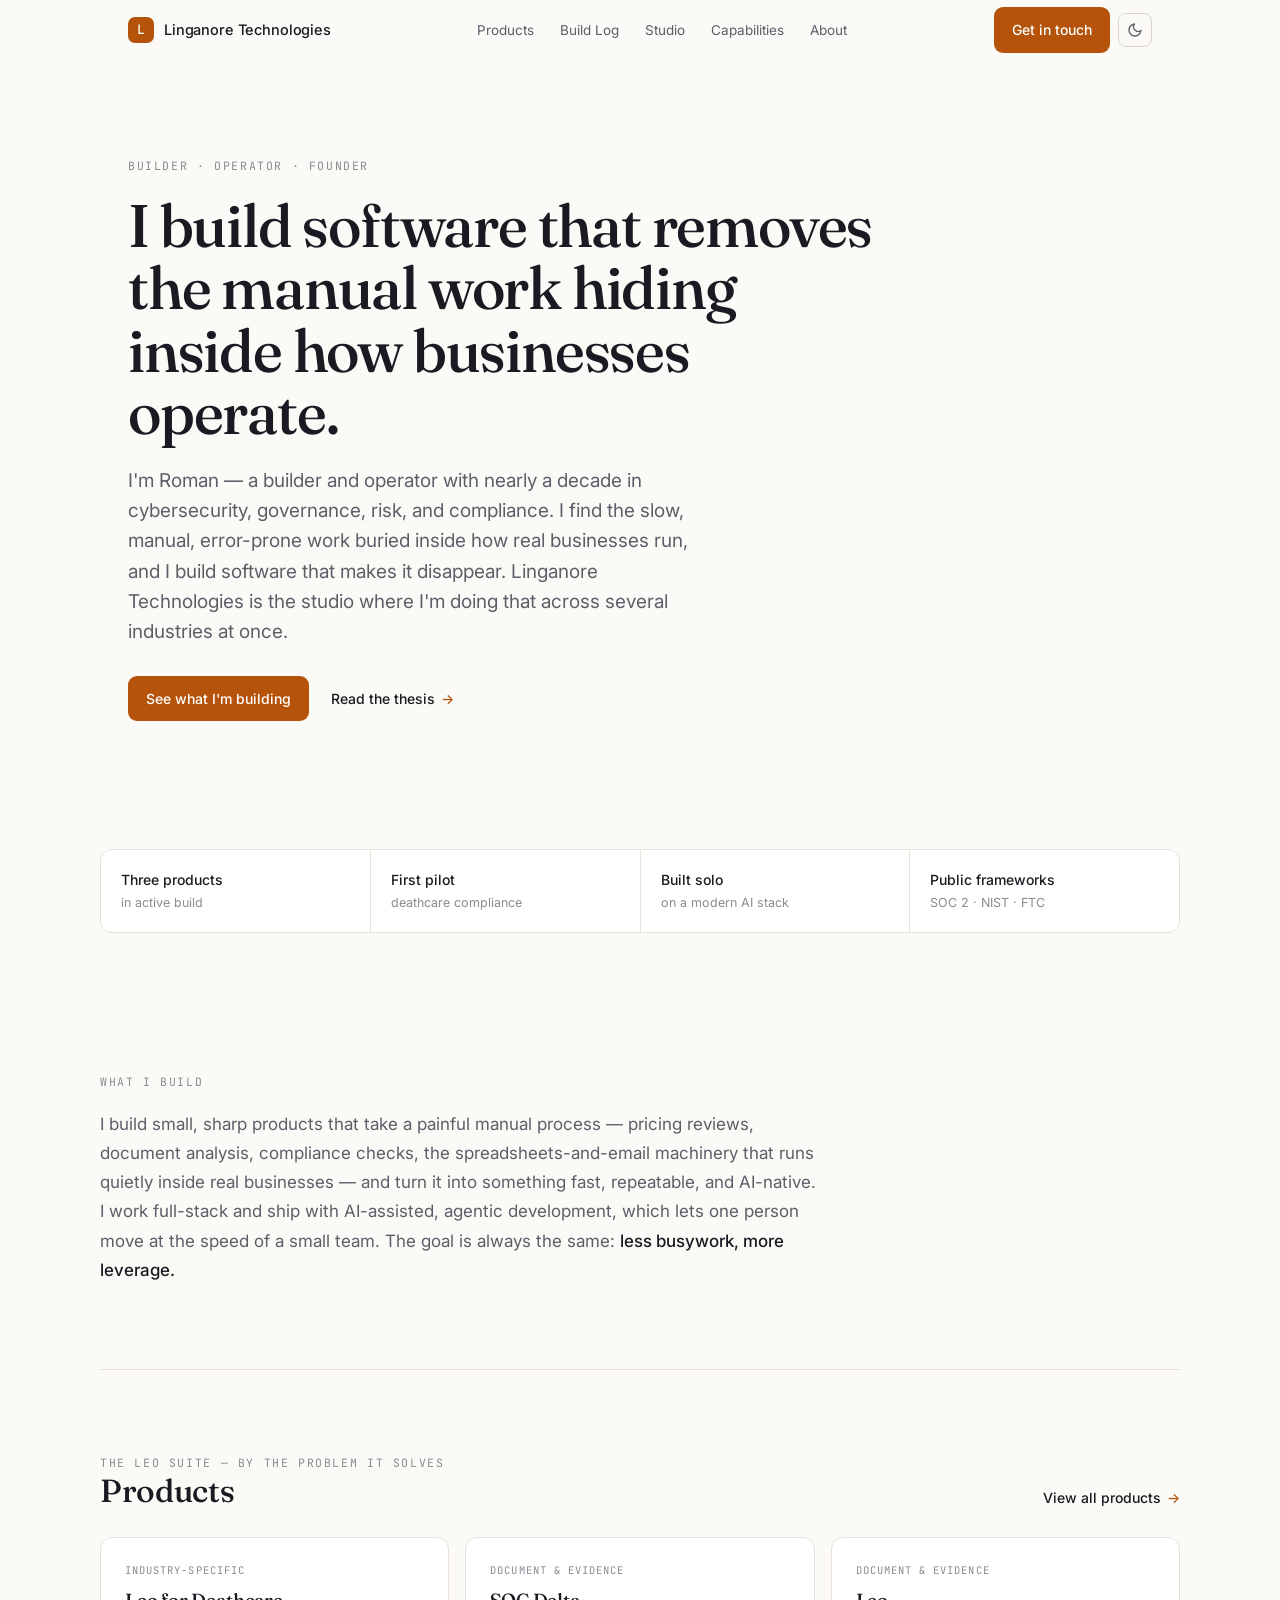
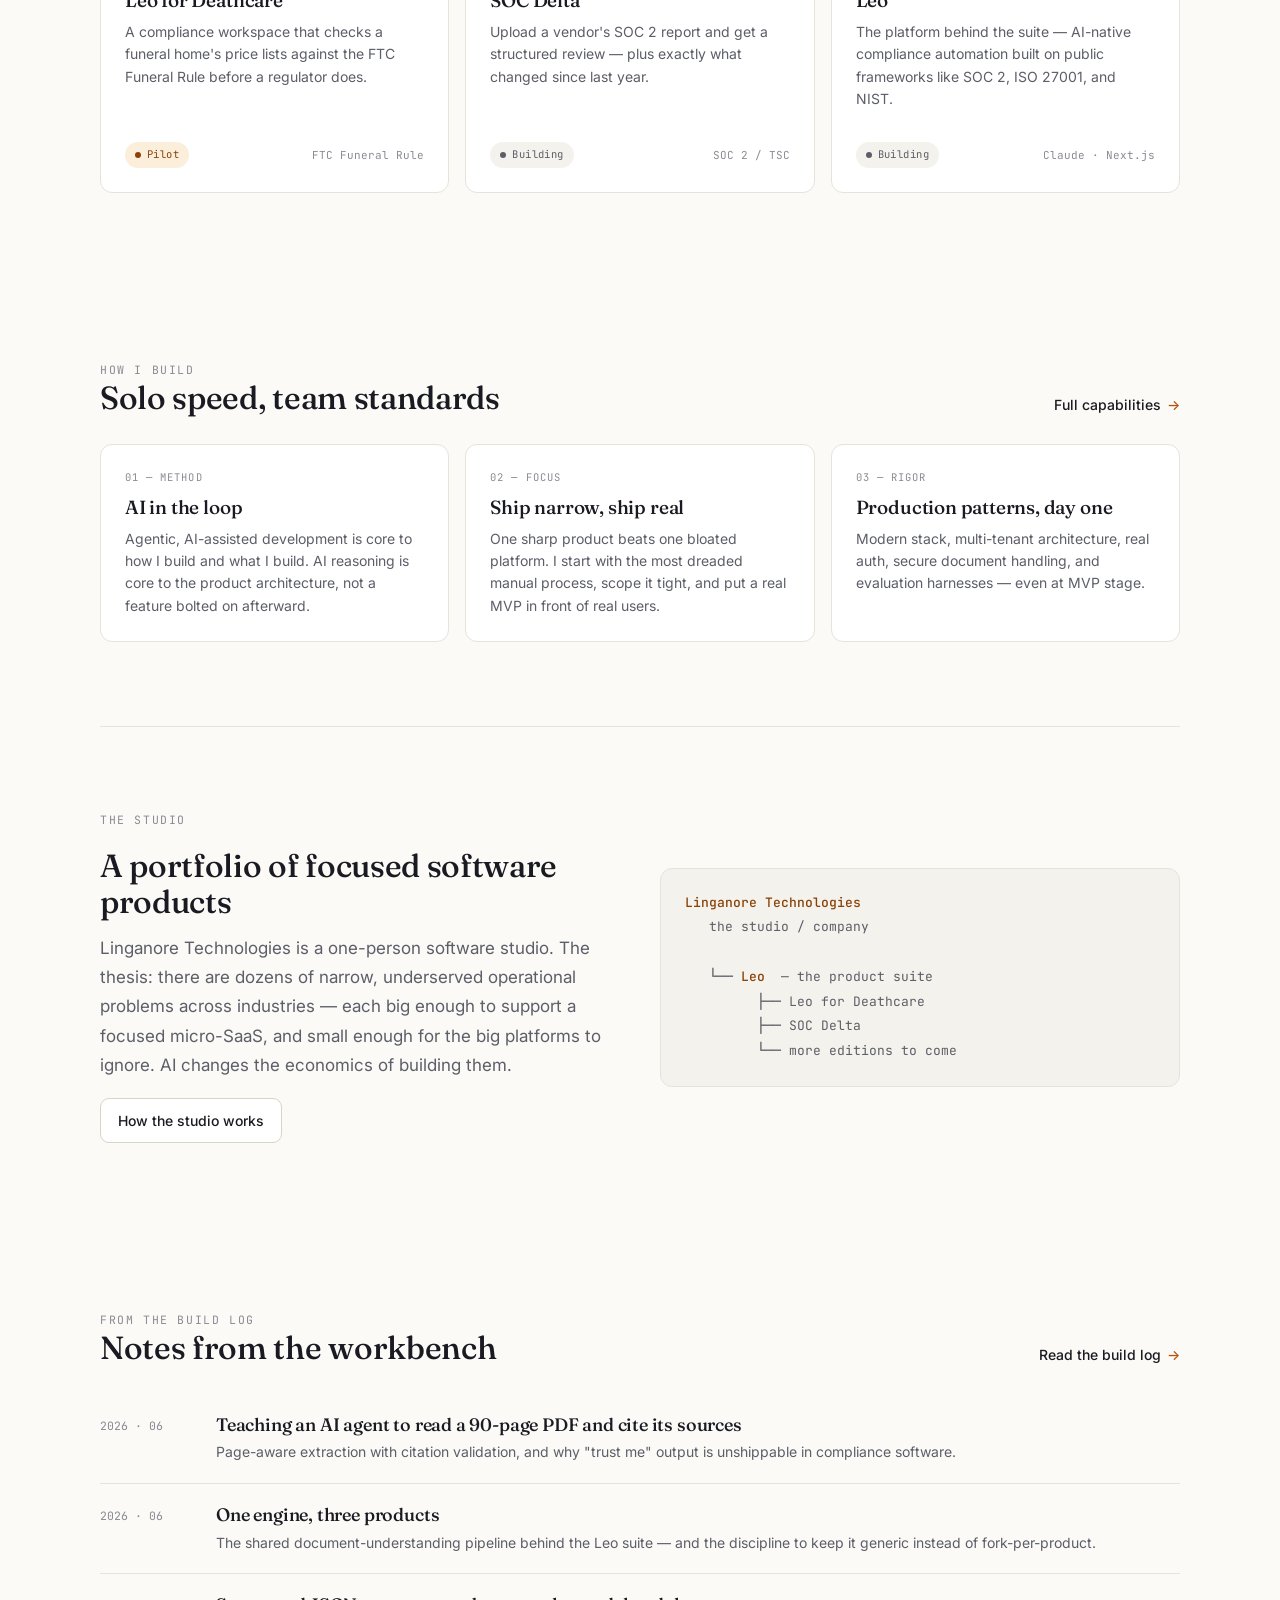
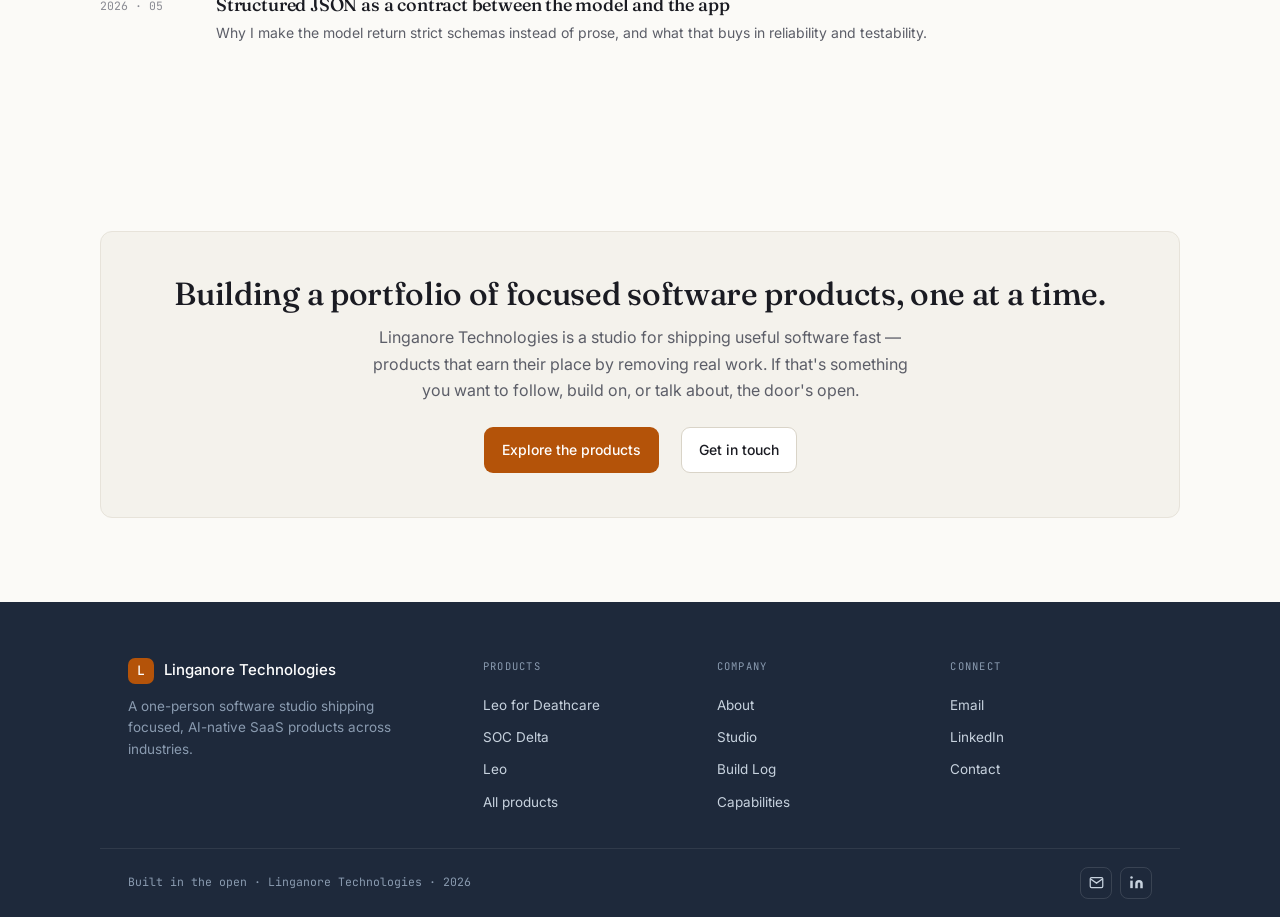
<file: index.html>
<!DOCTYPE html>
<html lang="en" data-theme="light">
<head>
  <meta charset="UTF-8">
  <meta name="viewport" content="width=device-width, initial-scale=1.0">
  <title>Roman Gouin · Builder, Operator, Founder</title>
  <meta name="description" content="I build software that removes the manual work hiding inside how businesses operate — a builder and operator with nearly a decade in cybersecurity, governance, risk, and compliance, and founder of Linganore Technologies.">
  <meta name="robots" content="index, follow">
  <link rel="canonical" href="https://roman.linganoretech.com/">
  <link rel="icon" href="/assets/favicon.svg" type="image/svg+xml">
  <meta property="og:type" content="website">
  <meta property="og:site_name" content="Linganore Technologies">
  <meta property="og:image" content="https://roman.linganoretech.com/assets/og-card.png">
  <meta property="og:image:width" content="1200">
  <meta property="og:image:height" content="627">
  <meta property="og:image:alt" content="Roman Gouin — Builder, Operator, Founder. I build software that removes the manual work inside how businesses run.">
  <meta name="twitter:image" content="https://roman.linganoretech.com/assets/og-card.png">
  <meta property="og:title" content="Roman Gouin · Builder, Operator, Founder">
  <meta property="og:description" content="Builder and operator with nearly a decade in security, governance, risk, and compliance — building focused, AI-native software products under Linganore Technologies.">
  <meta property="og:url" content="https://roman.linganoretech.com/">
  <meta name="twitter:card" content="summary_large_image">
  <meta name="twitter:title" content="Roman Gouin · Builder, Operator, Founder">
  <meta name="twitter:description" content="Builder and operator with nearly a decade in security, governance, risk, and compliance — building focused, AI-native software products under Linganore Technologies.">
  <link rel="preconnect" href="https://fonts.googleapis.com">
  <link rel="preconnect" href="https://fonts.gstatic.com" crossorigin>
  <link href="https://fonts.googleapis.com/css2?family=Fraunces:opsz,wght@9..144,400;9..144,500;9..144,600&family=Inter:wght@400;500;600&family=JetBrains+Mono:wght@400;500&display=swap" rel="stylesheet">
  <link rel="stylesheet" href="/styles.css">
  <script type="application/ld+json">
  {"@context":"https://schema.org","@type":"Person","name":"Roman Gouin","jobTitle":"Founder","worksFor":{"@type":"Organization","name":"Linganore Technologies","url":"https://linganoretech.com"},"url":"https://roman.linganoretech.com","sameAs":["https://www.linkedin.com/in/romangouin"],"knowsAbout":["Software development","AI-assisted engineering","SaaS","Automation","Security","Compliance","Product strategy"]}
  </script>
</head>
<body>
<nav class="nav">
  <div class="nav-inner">
    <a class="wordmark" href="/"><span class="mono">L</span>Linganore Technologies</a>
    <div class="nav-links">
      <a href="/products/">Products</a>
      <a href="/build-log/">Build Log</a>
      <a href="/studio/">Studio</a>
      <a href="/capabilities/">Capabilities</a>
      <a href="/about/">About</a>
    </div>
    <div class="nav-right">
      <a class="btn btn-primary nav-cta" href="/contact/">Get in touch</a>
      <button class="theme-toggle" data-theme-toggle aria-label="Toggle theme">
        <svg class="i-moon" viewBox="0 0 24 24" fill="none" stroke="currentColor" stroke-width="2" stroke-linecap="round" stroke-linejoin="round"><path d="M21 12.79A9 9 0 1 1 11.21 3 7 7 0 0 0 21 12.79z"></path></svg>
        <svg class="i-sun" style="display:none" viewBox="0 0 24 24" fill="none" stroke="currentColor" stroke-width="2" stroke-linecap="round" stroke-linejoin="round"><circle cx="12" cy="12" r="4"></circle><path d="M12 2v2M12 20v2M4.93 4.93l1.41 1.41M17.66 17.66l1.41 1.41M2 12h2M20 12h2M4.93 19.07l1.41-1.41M17.66 6.34l1.41-1.41"></path></svg>
      </button>
      <button class="menu-btn" data-menu-toggle aria-expanded="false" aria-label="Menu">
        <svg viewBox="0 0 24 24" width="18" height="18" fill="none" stroke="currentColor" stroke-width="2" stroke-linecap="round"><path d="M3 6h18M3 12h18M3 18h18"></path></svg>
      </button>
    </div>
  </div>
  <div class="mobile-menu" id="mobile-menu">
    <a href="/products/">Products</a>
    <a href="/build-log/">Build Log</a>
    <a href="/studio/">Studio</a>
    <a href="/capabilities/">Capabilities</a>
    <a href="/about/">About</a>
    <a href="/contact/">Get in touch</a>
  </div>
</nav>

<main>
  <!-- HERO -->
  <header class="hero">
    <div class="container">
      <div class="eyebrow reveal">Builder · Operator · Founder</div>
      <h1 class="display reveal">I build software that removes the manual work hiding inside how businesses operate.</h1>
      <p class="lead reveal">I'm Roman — a builder and operator with nearly a decade in cybersecurity, governance, risk, and compliance. I find the slow, manual, error-prone work buried inside how real businesses run, and I build software that makes it disappear. Linganore Technologies is the studio where I'm doing that across several industries at once.</p>
      <div class="btn-row reveal">
        <a class="btn btn-primary" href="/products/">See what I'm building</a>
        <a class="btn-text" href="/studio/">Read the thesis <span class="arr">&rarr;</span></a>
      </div>
    </div>
  </header>

  <!-- PROOF STRIP -->
  <section class="container section-tight">
    <div class="proof-strip reveal">
      <div class="proof-cell"><div class="k">Three products</div><div class="v">in active build</div></div>
      <div class="proof-cell"><div class="k">First pilot</div><div class="v">deathcare compliance</div></div>
      <div class="proof-cell"><div class="k">Built solo</div><div class="v">on a modern AI stack</div></div>
      <div class="proof-cell"><div class="k">Public frameworks</div><div class="v">SOC 2 · NIST · FTC</div></div>
    </div>
  </section>

  <!-- WHAT I BUILD -->
  <section class="container section">
    <div class="read prose reveal">
      <div class="eyebrow">What I build</div>
      <p>I build small, sharp products that take a painful manual process — pricing reviews, document analysis, compliance checks, the spreadsheets-and-email machinery that runs quietly inside real businesses — and turn it into something fast, repeatable, and AI-native. I work full-stack and ship with AI-assisted, agentic development, which lets one person move at the speed of a small team. The goal is always the same: <strong>less busywork, more leverage.</strong></p>
    </div>
  </section>

  <!-- PRODUCTS PREVIEW -->
  <section class="container section divider">
    <div class="sec-head reveal">
      <div>
        <div class="eyebrow">The Leo suite — by the problem it solves</div>
        <h2>Products</h2>
      </div>
      <a class="btn-text" href="/products/">View all products <span class="arr">&rarr;</span></a>
    </div>
    <div class="grid-3">
      <a class="card link reveal" href="/products/#leo-deathcare">
        <span class="tag">Industry-specific</span>
        <h3>Leo for Deathcare</h3>
        <p>A compliance workspace that checks a funeral home's price lists against the FTC Funeral Rule before a regulator does.</p>
        <div class="foot"><span class="badge pilot">Pilot</span><span class="stack">FTC Funeral Rule</span></div>
      </a>
      <a class="card link reveal" href="/products/#soc-delta">
        <span class="tag">Document &amp; evidence</span>
        <h3>SOC Delta</h3>
        <p>Upload a vendor's SOC 2 report and get a structured review — plus exactly what changed since last year.</p>
        <div class="foot"><span class="badge building">Building</span><span class="stack">SOC 2 / TSC</span></div>
      </a>
      <a class="card link reveal" href="/products/#leo">
        <span class="tag">Document &amp; evidence</span>
        <h3>Leo</h3>
        <p>The platform behind the suite — AI-native compliance automation built on public frameworks like SOC 2, ISO 27001, and NIST.</p>
        <div class="foot"><span class="badge building">Building</span><span class="stack">Claude · Next.js</span></div>
      </a>
    </div>
  </section>

  <!-- HOW I BUILD -->
  <section class="container section">
    <div class="sec-head reveal">
      <div>
        <div class="eyebrow">How I build</div>
        <h2>Solo speed, team standards</h2>
      </div>
      <a class="btn-text" href="/capabilities/">Full capabilities <span class="arr">&rarr;</span></a>
    </div>
    <div class="grid-3">
      <div class="card reveal"><span class="tag">01 — Method</span><h3>AI in the loop</h3><p>Agentic, AI-assisted development is core to how I build and what I build. AI reasoning is core to the product architecture, not a feature bolted on afterward.</p></div>
      <div class="card reveal"><span class="tag">02 — Focus</span><h3>Ship narrow, ship real</h3><p>One sharp product beats one bloated platform. I start with the most dreaded manual process, scope it tight, and put a real MVP in front of real users.</p></div>
      <div class="card reveal"><span class="tag">03 — Rigor</span><h3>Production patterns, day one</h3><p>Modern stack, multi-tenant architecture, real auth, secure document handling, and evaluation harnesses — even at MVP stage.</p></div>
    </div>
  </section>

  <!-- STUDIO BAND -->
  <section class="container section divider">
    <div class="grid-2" style="align-items:center;gap:40px">
      <div class="prose reveal">
        <div class="eyebrow">The studio</div>
        <h2 style="margin-bottom:14px">A portfolio of focused software products</h2>
        <p>Linganore Technologies is a one-person software studio. The thesis: there are dozens of narrow, underserved operational problems across industries — each big enough to support a focused micro-SaaS, and small enough for the big platforms to ignore. AI changes the economics of building them.</p>
        <div class="btn-row" style="margin-top:18px"><a class="btn btn-ghost" href="/studio/">How the studio works</a></div>
      </div>
      <div class="arch reveal"><b>Linganore Technologies</b>
   the studio / company

   └── <b>Leo</b>  — the product suite
         ├── Leo for Deathcare
         ├── SOC Delta
         └── more editions to come</div>
    </div>
  </section>

  <!-- BUILD LOG -->
  <section class="container section">
    <div class="sec-head reveal">
      <div>
        <div class="eyebrow">From the build log</div>
        <h2>Notes from the workbench</h2>
      </div>
      <a class="btn-text" href="/build-log/">Read the build log <span class="arr">&rarr;</span></a>
    </div>
    <div class="timeline">
      <div class="tl-entry reveal"><div class="tl-date">2026 · 06</div><div class="tl-body"><h3>Teaching an AI agent to read a 90-page PDF and cite its sources</h3><p>Page-aware extraction with citation validation, and why "trust me" output is unshippable in compliance software.</p></div></div>
      <div class="tl-entry reveal"><div class="tl-date">2026 · 06</div><div class="tl-body"><h3>One engine, three products</h3><p>The shared document-understanding pipeline behind the Leo suite — and the discipline to keep it generic instead of fork-per-product.</p></div></div>
      <div class="tl-entry reveal"><div class="tl-date">2026 · 05</div><div class="tl-body"><h3>Structured JSON as a contract between the model and the app</h3><p>Why I make the model return strict schemas instead of prose, and what that buys in reliability and testability.</p></div></div>
    </div>
  </section>

  <!-- CTA -->
  <section class="container section">
    <div class="cta-band reveal">
      <h2>Building a portfolio of focused software products, one at a time.</h2>
      <p>Linganore Technologies is a studio for shipping useful software fast — products that earn their place by removing real work. If that's something you want to follow, build on, or talk about, the door's open.</p>
      <div class="btn-row"><a class="btn btn-primary" href="/products/">Explore the products</a><a class="btn btn-ghost" href="/contact/">Get in touch</a></div>
    </div>
  </section>
</main>

<footer class="footer">
  <div class="footer-inner">
    <div class="footer-cols">
      <div class="footer-brand">
        <div class="fb-name"><span class="mono">L</span>Linganore Technologies</div>
        <p>A one-person software studio shipping focused, AI-native SaaS products across industries.</p>
      </div>
      <div class="footer-col">
        <h4>Products</h4>
        <a href="/products/#leo-deathcare">Leo for Deathcare</a>
        <a href="/products/#soc-delta">SOC Delta</a>
        <a href="/products/#leo">Leo</a>
        <a href="/products/">All products</a>
      </div>
      <div class="footer-col">
        <h4>Company</h4>
        <a href="/about/">About</a>
        <a href="/studio/">Studio</a>
        <a href="/build-log/">Build Log</a>
        <a href="/capabilities/">Capabilities</a>
      </div>
      <div class="footer-col">
        <h4>Connect</h4>
        <a href="mailto:roman.gouin@gmail.com">Email</a>
        <a href="https://www.linkedin.com/in/romangouin" target="_blank" rel="noopener">LinkedIn</a>
        <a href="/contact/">Contact</a>
      </div>
    </div>
  </div>
  <div class="footer-base">
    <span class="stamp">Built in the open · Linganore Technologies · <span data-year>2026</span></span>
    <div class="socials">
      <a href="mailto:roman.gouin@gmail.com" aria-label="Email"><svg viewBox="0 0 24 24" fill="none" stroke="currentColor" stroke-width="2"><path d="M4 4h16c1.1 0 2 .9 2 2v12c0 1.1-.9 2-2 2H4c-1.1 0-2-.9-2-2V6c0-1.1.9-2 2-2z"></path><polyline points="22,6 12,13 2,6"></polyline></svg></a>
      <a href="https://www.linkedin.com/in/romangouin" target="_blank" rel="noopener" aria-label="LinkedIn"><svg viewBox="0 0 24 24" fill="currentColor"><path d="M16 8a6 6 0 0 1 6 6v7h-4v-7a2 2 0 0 0-2-2 2 2 0 0 0-2 2v7h-4v-7a6 6 0 0 1 6-6z"></path><rect x="2" y="9" width="4" height="12"></rect><circle cx="4" cy="4" r="2"></circle></svg></a>
    </div>
  </div>
</footer>

<script src="/app.js"></script>
</body>
</html>
</file>
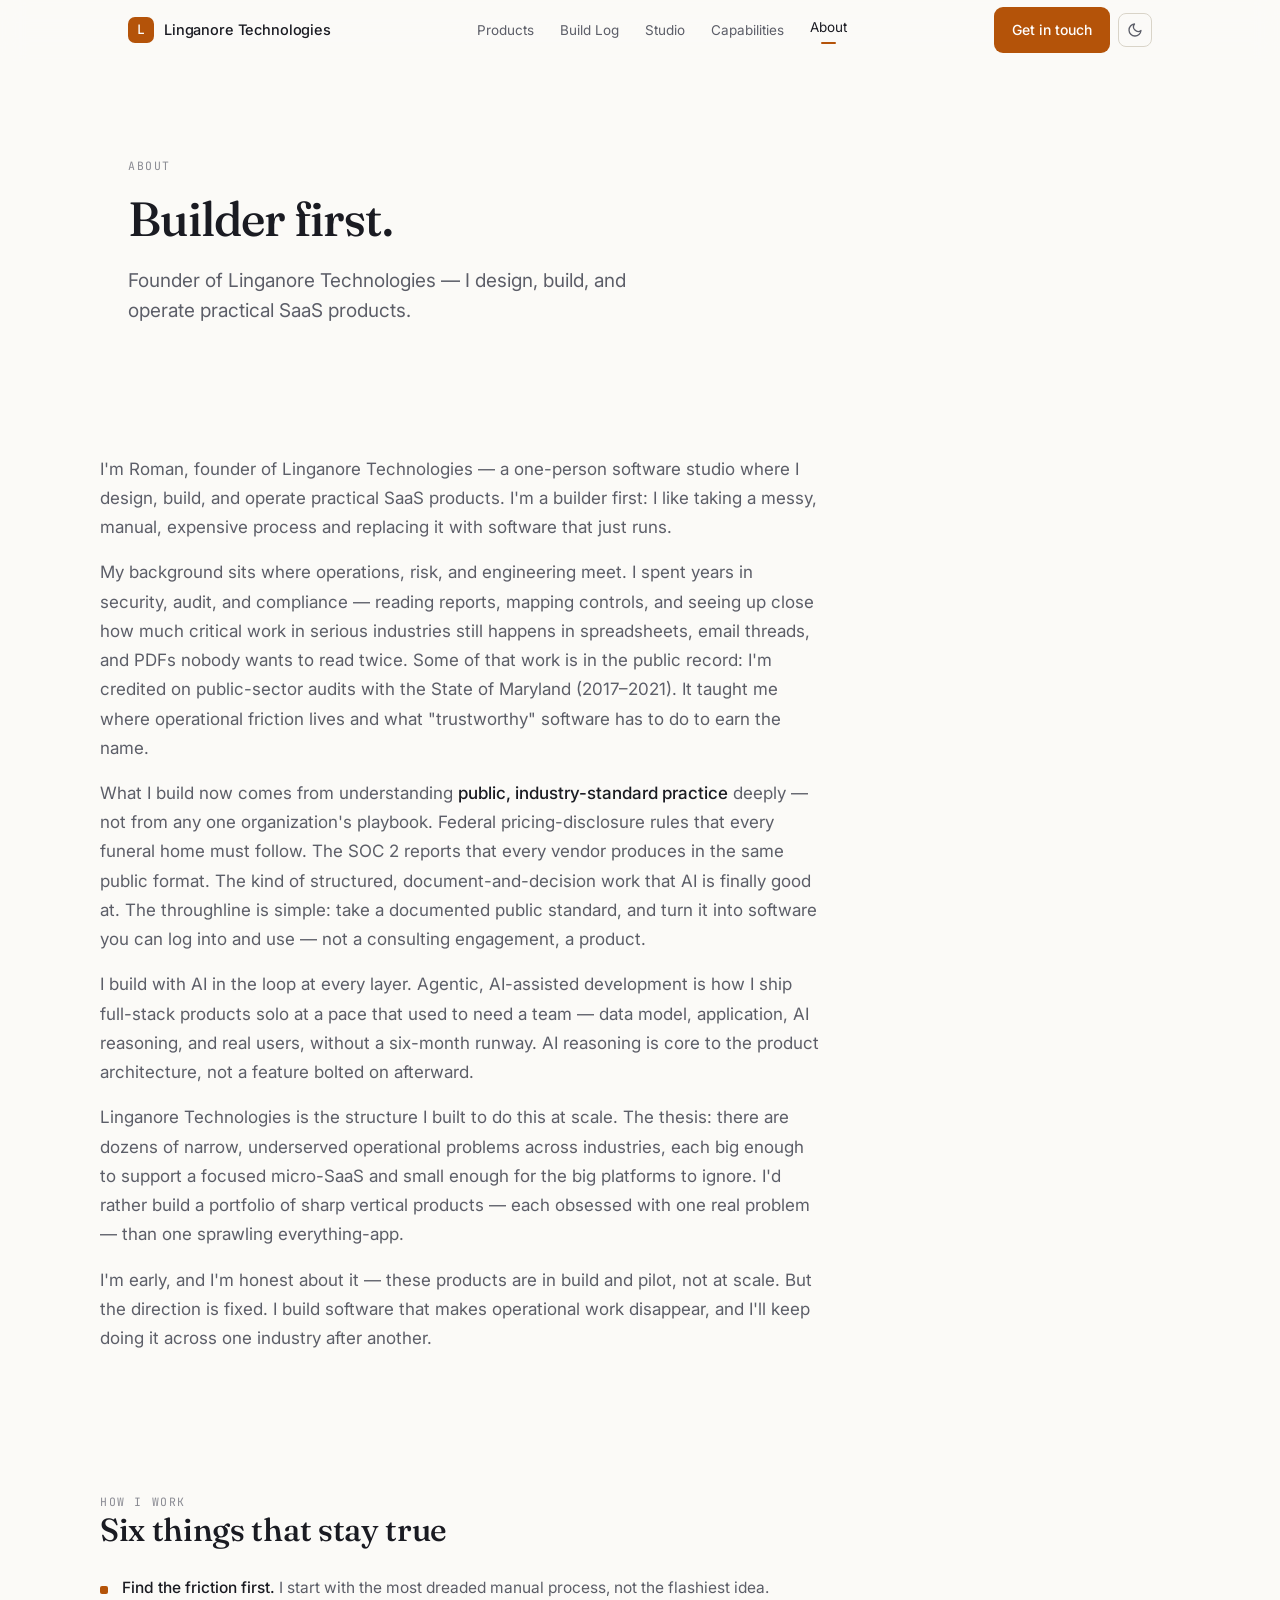
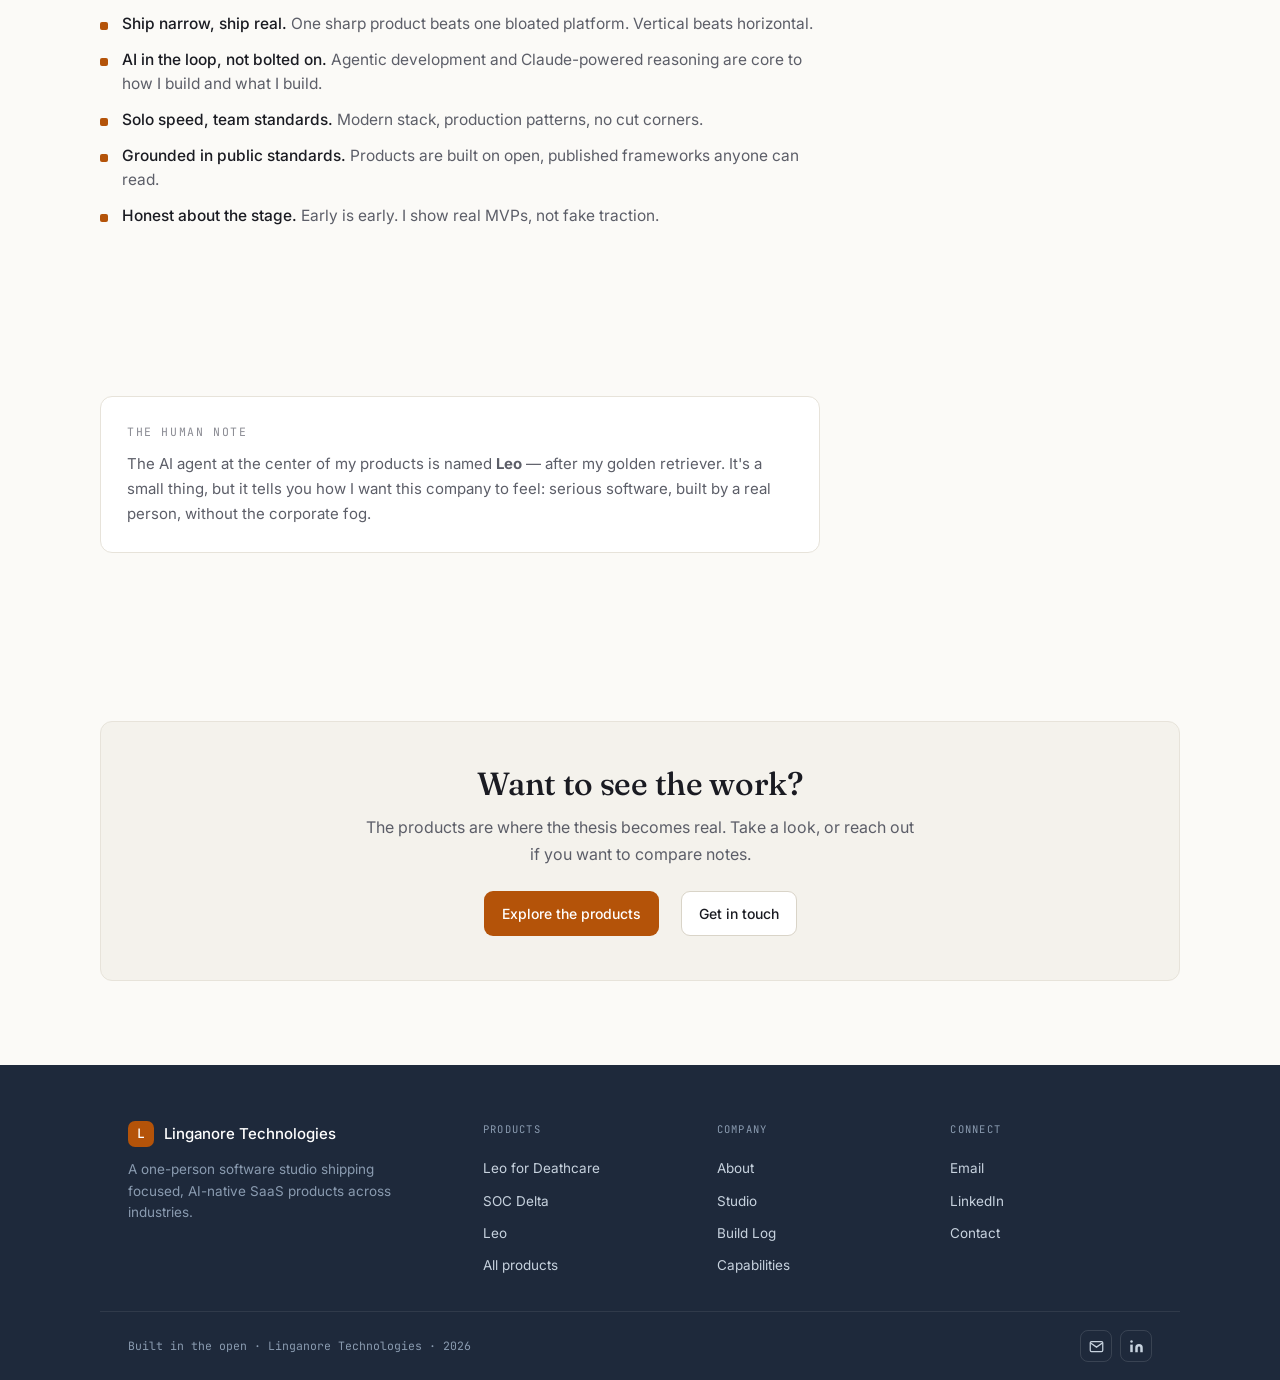
<file: about/index.html>
<!DOCTYPE html>
<html lang="en" data-theme="light">
<head>
  <meta charset="UTF-8">
  <meta name="viewport" content="width=device-width, initial-scale=1.0">
  <title>About · Roman Gouin — Linganore Technologies</title>
  <meta name="description" content="Roman Gouin is a founder and operator who builds software that removes operational friction. Background across operations, risk, and engineering — now building a portfolio of focused SaaS products.">
  <meta name="robots" content="index, follow">
  <link rel="canonical" href="https://roman.linganoretech.com/about/">
  <link rel="icon" href="/assets/favicon.svg" type="image/svg+xml">
  <meta property="og:type" content="profile">
  <meta property="og:site_name" content="Linganore Technologies">
  <meta property="og:image" content="https://roman.linganoretech.com/assets/og-card.png">
  <meta property="og:image:width" content="1200">
  <meta property="og:image:height" content="627">
  <meta property="og:image:alt" content="Roman Gouin — Builder, Operator, Founder. I build software that removes the manual work inside how businesses run.">
  <meta name="twitter:card" content="summary_large_image">
  <meta name="twitter:image" content="https://roman.linganoretech.com/assets/og-card.png">
  <meta property="og:title" content="About · Roman Gouin">
  <meta property="og:description" content="Founder and operator building software that removes operational friction.">
  <meta property="og:url" content="https://roman.linganoretech.com/about/">
  <link rel="preconnect" href="https://fonts.googleapis.com">
  <link rel="preconnect" href="https://fonts.gstatic.com" crossorigin>
  <link href="https://fonts.googleapis.com/css2?family=Fraunces:opsz,wght@9..144,400;9..144,500;9..144,600&family=Inter:wght@400;500;600&family=JetBrains+Mono:wght@400;500&display=swap" rel="stylesheet">
  <link rel="stylesheet" href="/styles.css">
</head>
<body>
<nav class="nav">
  <div class="nav-inner">
    <a class="wordmark" href="/"><span class="mono">L</span>Linganore Technologies</a>
    <div class="nav-links">
      <a href="/products/">Products</a>
      <a href="/build-log/">Build Log</a>
      <a href="/studio/">Studio</a>
      <a href="/capabilities/">Capabilities</a>
      <a href="/about/" class="active">About</a>
    </div>
    <div class="nav-right">
      <a class="btn btn-primary nav-cta" href="/contact/">Get in touch</a>
      <button class="theme-toggle" data-theme-toggle aria-label="Toggle theme">
        <svg class="i-moon" viewBox="0 0 24 24" fill="none" stroke="currentColor" stroke-width="2" stroke-linecap="round" stroke-linejoin="round"><path d="M21 12.79A9 9 0 1 1 11.21 3 7 7 0 0 0 21 12.79z"></path></svg>
        <svg class="i-sun" style="display:none" viewBox="0 0 24 24" fill="none" stroke="currentColor" stroke-width="2" stroke-linecap="round" stroke-linejoin="round"><circle cx="12" cy="12" r="4"></circle><path d="M12 2v2M12 20v2M4.93 4.93l1.41 1.41M17.66 17.66l1.41 1.41M2 12h2M20 12h2M4.93 19.07l1.41-1.41M17.66 6.34l1.41-1.41"></path></svg>
      </button>
      <button class="menu-btn" data-menu-toggle aria-expanded="false" aria-label="Menu">
        <svg viewBox="0 0 24 24" width="18" height="18" fill="none" stroke="currentColor" stroke-width="2" stroke-linecap="round"><path d="M3 6h18M3 12h18M3 18h18"></path></svg>
      </button>
    </div>
  </div>
  <div class="mobile-menu" id="mobile-menu">
    <a href="/products/">Products</a>
    <a href="/build-log/">Build Log</a>
    <a href="/studio/">Studio</a>
    <a href="/capabilities/">Capabilities</a>
    <a href="/about/">About</a>
    <a href="/contact/">Get in touch</a>
  </div>
</nav>

<main>
  <header class="hero">
    <div class="container">
      <div class="eyebrow reveal">About</div>
      <h1 class="display reveal" style="font-size:clamp(30px,4.4vw,48px)">Builder first.</h1>
      <p class="lead reveal">Founder of Linganore Technologies — I design, build, and operate practical SaaS products.</p>
    </div>
  </header>

  <section class="container section-tight">
    <div class="read prose">
      <p class="reveal">I'm Roman, founder of Linganore Technologies — a one-person software studio where I design, build, and operate practical SaaS products. I'm a builder first: I like taking a messy, manual, expensive process and replacing it with software that just runs.</p>
      <p class="reveal">My background sits where operations, risk, and engineering meet. I spent years in security, audit, and compliance — reading reports, mapping controls, and seeing up close how much critical work in serious industries still happens in spreadsheets, email threads, and PDFs nobody wants to read twice. Some of that work is in the public record: I'm credited on public-sector audits with the State of Maryland (2017&ndash;2021). It taught me where operational friction lives and what "trustworthy" software has to do to earn the name.</p>
      <p class="reveal">What I build now comes from understanding <strong>public, industry-standard practice</strong> deeply — not from any one organization's playbook. Federal pricing-disclosure rules that every funeral home must follow. The SOC 2 reports that every vendor produces in the same public format. The kind of structured, document-and-decision work that AI is finally good at. The throughline is simple: take a documented public standard, and turn it into software you can log into and use — not a consulting engagement, a product.</p>
      <p class="reveal">I build with AI in the loop at every layer. Agentic, AI-assisted development is how I ship full-stack products solo at a pace that used to need a team — data model, application, AI reasoning, and real users, without a six-month runway. AI reasoning is core to the product architecture, not a feature bolted on afterward.</p>
      <p class="reveal">Linganore Technologies is the structure I built to do this at scale. The thesis: there are dozens of narrow, underserved operational problems across industries, each big enough to support a focused micro-SaaS and small enough for the big platforms to ignore. I'd rather build a portfolio of sharp vertical products — each obsessed with one real problem — than one sprawling everything-app.</p>
      <p class="reveal">I'm early, and I'm honest about it — these products are in build and pilot, not at scale. But the direction is fixed. I build software that makes operational work disappear, and I'll keep doing it across one industry after another.</p>
    </div>
  </section>

  <section class="container section">
    <div class="sec-head reveal"><div><div class="eyebrow">How I work</div><h2>Six things that stay true</h2></div></div>
    <ul class="list-clean read reveal">
      <li><strong>Find the friction first.</strong> I start with the most dreaded manual process, not the flashiest idea.</li>
      <li><strong>Ship narrow, ship real.</strong> One sharp product beats one bloated platform. Vertical beats horizontal.</li>
      <li><strong>AI in the loop, not bolted on.</strong> Agentic development and Claude-powered reasoning are core to how I build and what I build.</li>
      <li><strong>Solo speed, team standards.</strong> Modern stack, production patterns, no cut corners.</li>
      <li><strong>Grounded in public standards.</strong> Products are built on open, published frameworks anyone can read.</li>
      <li><strong>Honest about the stage.</strong> Early is early. I show real MVPs, not fake traction.</li>
    </ul>
  </section>

  <section class="container section">
    <div class="block read reveal">
      <div class="eyebrow" style="margin-bottom:10px">The human note</div>
      <p>The AI agent at the center of my products is named <strong>Leo</strong> — after my golden retriever. It's a small thing, but it tells you how I want this company to feel: serious software, built by a real person, without the corporate fog.</p>
    </div>
  </section>

  <section class="container section">
    <div class="cta-band reveal">
      <h2>Want to see the work?</h2>
      <p>The products are where the thesis becomes real. Take a look, or reach out if you want to compare notes.</p>
      <div class="btn-row"><a class="btn btn-primary" href="/products/">Explore the products</a><a class="btn btn-ghost" href="/contact/">Get in touch</a></div>
    </div>
  </section>
</main>

<footer class="footer">
  <div class="footer-inner">
    <div class="footer-cols">
      <div class="footer-brand">
        <div class="fb-name"><span class="mono">L</span>Linganore Technologies</div>
        <p>A one-person software studio shipping focused, AI-native SaaS products across industries.</p>
      </div>
      <div class="footer-col"><h4>Products</h4><a href="/products/#leo-deathcare">Leo for Deathcare</a><a href="/products/#soc-delta">SOC Delta</a><a href="/products/#leo">Leo</a><a href="/products/">All products</a></div>
      <div class="footer-col"><h4>Company</h4><a href="/about/">About</a><a href="/studio/">Studio</a><a href="/build-log/">Build Log</a><a href="/capabilities/">Capabilities</a></div>
      <div class="footer-col"><h4>Connect</h4><a href="mailto:roman.gouin@gmail.com">Email</a><a href="https://www.linkedin.com/in/romangouin" target="_blank" rel="noopener">LinkedIn</a><a href="/contact/">Contact</a></div>
    </div>
  </div>
  <div class="footer-base">
    <span class="stamp">Built in the open · Linganore Technologies · <span data-year>2026</span></span>
    <div class="socials">
      <a href="mailto:roman.gouin@gmail.com" aria-label="Email"><svg viewBox="0 0 24 24" fill="none" stroke="currentColor" stroke-width="2"><path d="M4 4h16c1.1 0 2 .9 2 2v12c0 1.1-.9 2-2 2H4c-1.1 0-2-.9-2-2V6c0-1.1.9-2 2-2z"></path><polyline points="22,6 12,13 2,6"></polyline></svg></a>
      <a href="https://www.linkedin.com/in/romangouin" target="_blank" rel="noopener" aria-label="LinkedIn"><svg viewBox="0 0 24 24" fill="currentColor"><path d="M16 8a6 6 0 0 1 6 6v7h-4v-7a2 2 0 0 0-2-2 2 2 0 0 0-2 2v7h-4v-7a6 6 0 0 1 6-6z"></path><rect x="2" y="9" width="4" height="12"></rect><circle cx="4" cy="4" r="2"></circle></svg></a>
    </div>
  </div>
</footer>
<script src="/app.js"></script>
</body>
</html>
</file>
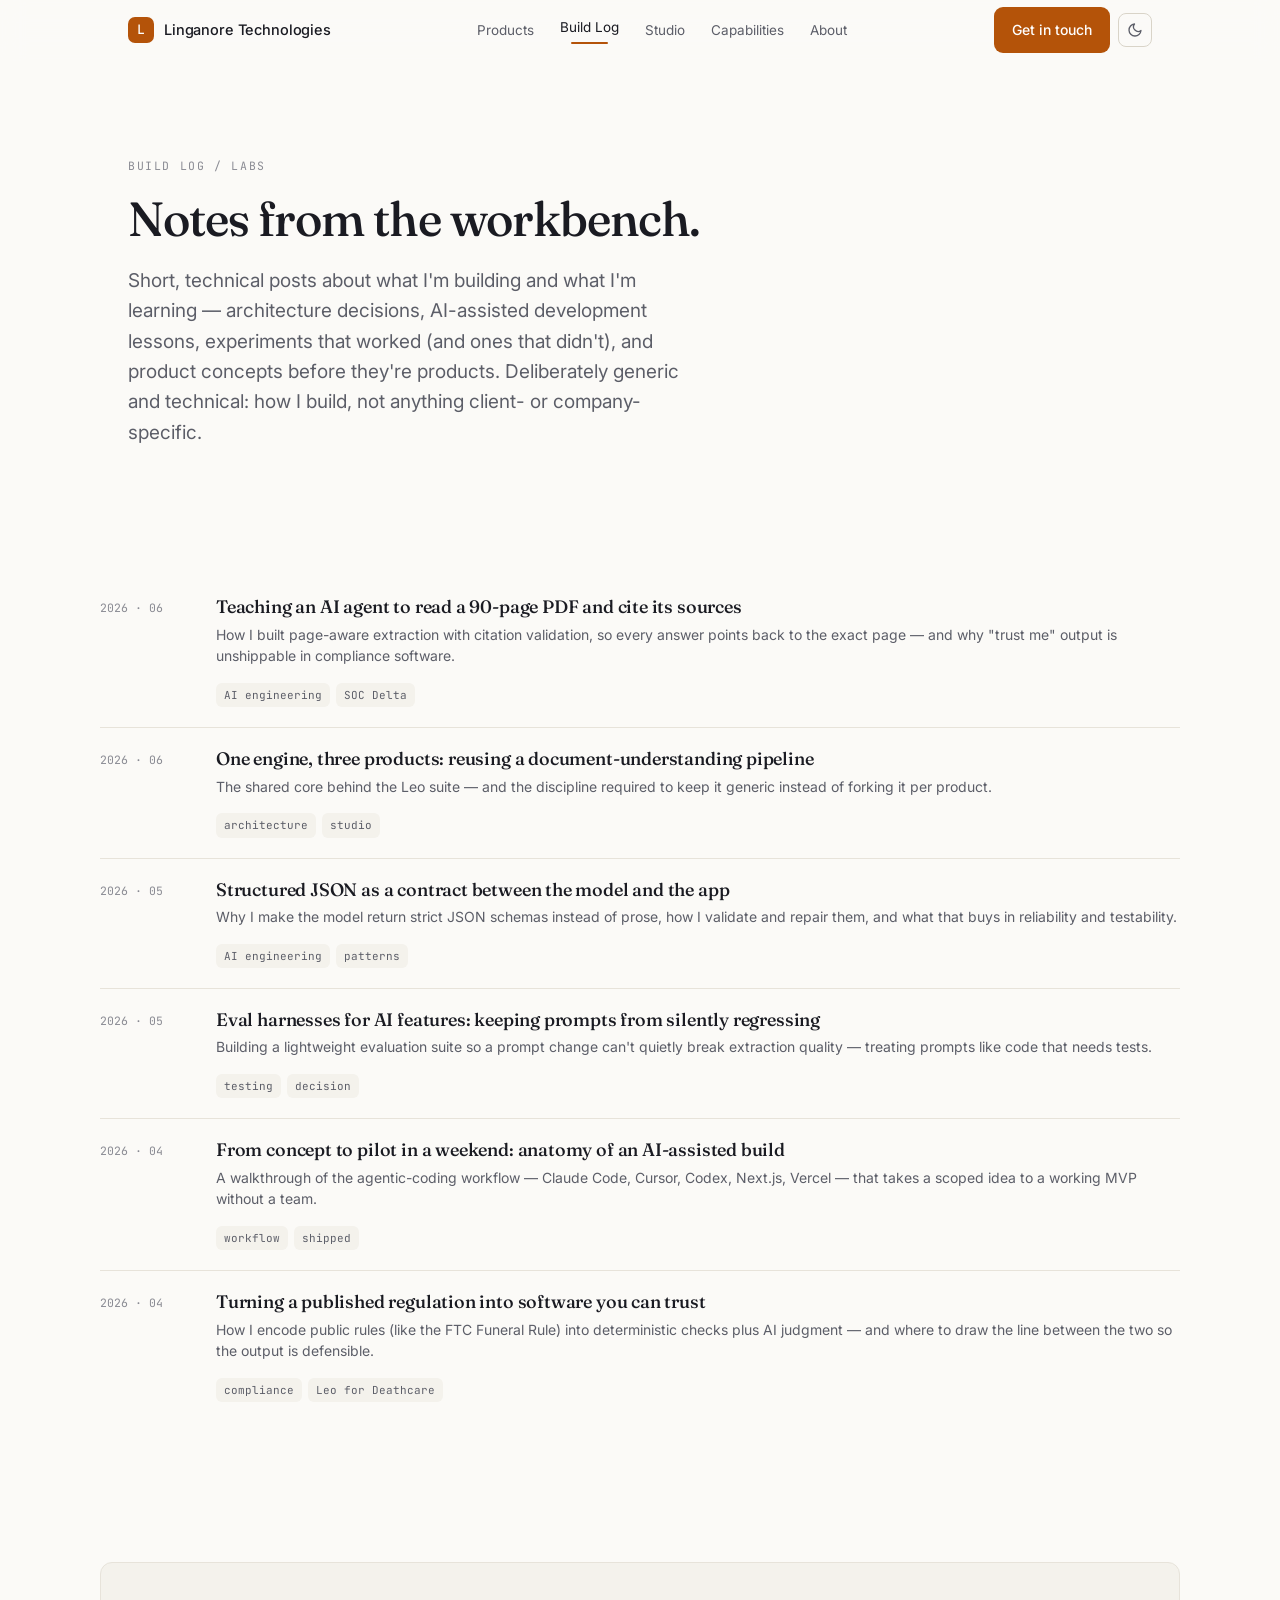
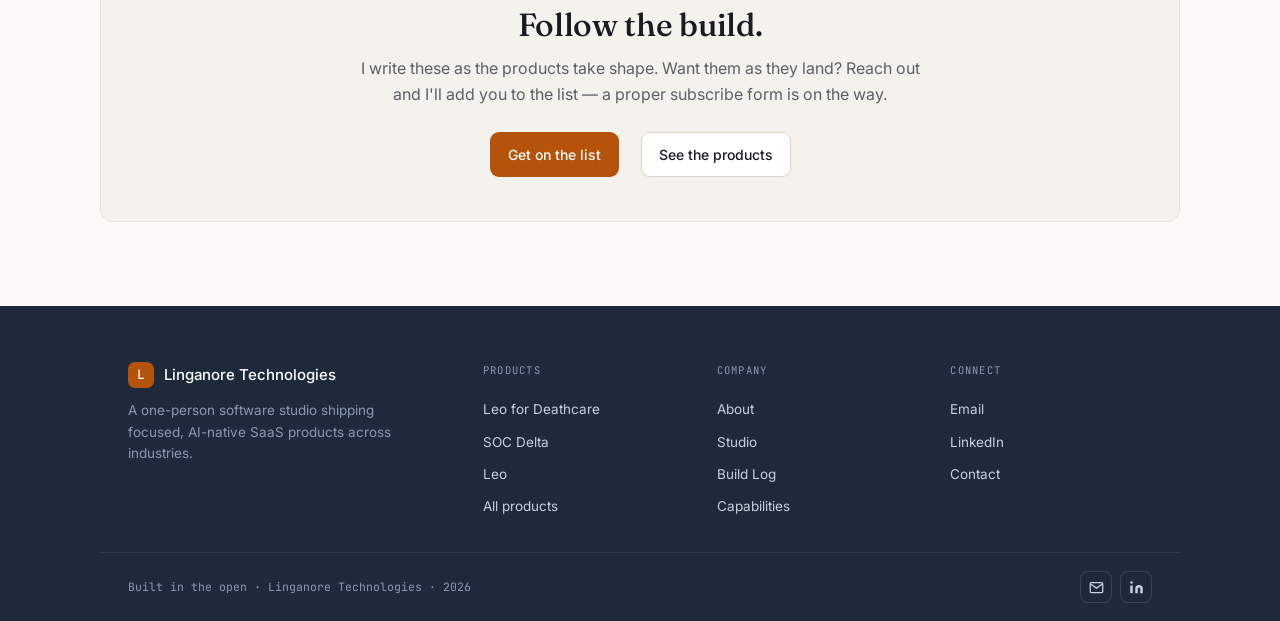
<file: build-log/index.html>
<!DOCTYPE html>
<html lang="en" data-theme="light">
<head>
  <meta charset="UTF-8">
  <meta name="viewport" content="width=device-width, initial-scale=1.0">
  <title>Build Log · Linganore Technologies</title>
  <meta name="description" content="The working notebook of the studio — short, technical posts on architecture decisions, AI-assisted development lessons, experiments, and product concepts.">
  <meta name="robots" content="index, follow">
  <link rel="canonical" href="https://roman.linganoretech.com/build-log/">
  <link rel="icon" href="/assets/favicon.svg" type="image/svg+xml">
  <meta property="og:type" content="website">
  <meta property="og:site_name" content="Linganore Technologies">
  <meta property="og:image" content="https://roman.linganoretech.com/assets/og-card.png">
  <meta property="og:image:width" content="1200">
  <meta property="og:image:height" content="627">
  <meta property="og:image:alt" content="Roman Gouin — Builder, Operator, Founder. I build software that removes the manual work inside how businesses run.">
  <meta name="twitter:card" content="summary_large_image">
  <meta name="twitter:image" content="https://roman.linganoretech.com/assets/og-card.png">
  <meta property="og:title" content="Build Log · Linganore Technologies">
  <meta property="og:description" content="How a one-person studio ships multiple SaaS products — documented in the open.">
  <meta property="og:url" content="https://roman.linganoretech.com/build-log/">
  <link rel="preconnect" href="https://fonts.googleapis.com">
  <link rel="preconnect" href="https://fonts.gstatic.com" crossorigin>
  <link href="https://fonts.googleapis.com/css2?family=Fraunces:opsz,wght@9..144,400;9..144,500;9..144,600&family=Inter:wght@400;500;600&family=JetBrains+Mono:wght@400;500&display=swap" rel="stylesheet">
  <link rel="stylesheet" href="/styles.css">
</head>
<body>
<nav class="nav">
  <div class="nav-inner">
    <a class="wordmark" href="/"><span class="mono">L</span>Linganore Technologies</a>
    <div class="nav-links">
      <a href="/products/">Products</a>
      <a href="/build-log/" class="active">Build Log</a>
      <a href="/studio/">Studio</a>
      <a href="/capabilities/">Capabilities</a>
      <a href="/about/">About</a>
    </div>
    <div class="nav-right">
      <a class="btn btn-primary nav-cta" href="/contact/">Get in touch</a>
      <button class="theme-toggle" data-theme-toggle aria-label="Toggle theme">
        <svg class="i-moon" viewBox="0 0 24 24" fill="none" stroke="currentColor" stroke-width="2" stroke-linecap="round" stroke-linejoin="round"><path d="M21 12.79A9 9 0 1 1 11.21 3 7 7 0 0 0 21 12.79z"></path></svg>
        <svg class="i-sun" style="display:none" viewBox="0 0 24 24" fill="none" stroke="currentColor" stroke-width="2" stroke-linecap="round" stroke-linejoin="round"><circle cx="12" cy="12" r="4"></circle><path d="M12 2v2M12 20v2M4.93 4.93l1.41 1.41M17.66 17.66l1.41 1.41M2 12h2M20 12h2M4.93 19.07l1.41-1.41M17.66 6.34l1.41-1.41"></path></svg>
      </button>
      <button class="menu-btn" data-menu-toggle aria-expanded="false" aria-label="Menu">
        <svg viewBox="0 0 24 24" width="18" height="18" fill="none" stroke="currentColor" stroke-width="2" stroke-linecap="round"><path d="M3 6h18M3 12h18M3 18h18"></path></svg>
      </button>
    </div>
  </div>
  <div class="mobile-menu" id="mobile-menu">
    <a href="/products/">Products</a>
    <a href="/build-log/">Build Log</a>
    <a href="/studio/">Studio</a>
    <a href="/capabilities/">Capabilities</a>
    <a href="/about/">About</a>
    <a href="/contact/">Get in touch</a>
  </div>
</nav>

<main>
  <header class="hero">
    <div class="container">
      <div class="eyebrow reveal">Build Log / Labs</div>
      <h1 class="display reveal" style="font-size:clamp(30px,4.4vw,48px)">Notes from the workbench.</h1>
      <p class="lead reveal">Short, technical posts about what I'm building and what I'm learning — architecture decisions, AI-assisted development lessons, experiments that worked (and ones that didn't), and product concepts before they're products. Deliberately generic and technical: how I build, not anything client- or company-specific.</p>
    </div>
  </header>

  <section class="container section-tight">
    <div class="timeline">
      <div class="tl-entry reveal">
        <div class="tl-date">2026 · 06</div>
        <div class="tl-body"><h3>Teaching an AI agent to read a 90-page PDF and cite its sources</h3><p>How I built page-aware extraction with citation validation, so every answer points back to the exact page — and why "trust me" output is unshippable in compliance software.</p><div class="tl-tags"><span class="chip">AI engineering</span><span class="chip">SOC Delta</span></div></div>
      </div>
      <div class="tl-entry reveal">
        <div class="tl-date">2026 · 06</div>
        <div class="tl-body"><h3>One engine, three products: reusing a document-understanding pipeline</h3><p>The shared core behind the Leo suite — and the discipline required to keep it generic instead of forking it per product.</p><div class="tl-tags"><span class="chip">architecture</span><span class="chip">studio</span></div></div>
      </div>
      <div class="tl-entry reveal">
        <div class="tl-date">2026 · 05</div>
        <div class="tl-body"><h3>Structured JSON as a contract between the model and the app</h3><p>Why I make the model return strict JSON schemas instead of prose, how I validate and repair them, and what that buys in reliability and testability.</p><div class="tl-tags"><span class="chip">AI engineering</span><span class="chip">patterns</span></div></div>
      </div>
      <div class="tl-entry reveal">
        <div class="tl-date">2026 · 05</div>
        <div class="tl-body"><h3>Eval harnesses for AI features: keeping prompts from silently regressing</h3><p>Building a lightweight evaluation suite so a prompt change can't quietly break extraction quality — treating prompts like code that needs tests.</p><div class="tl-tags"><span class="chip">testing</span><span class="chip">decision</span></div></div>
      </div>
      <div class="tl-entry reveal">
        <div class="tl-date">2026 · 04</div>
        <div class="tl-body"><h3>From concept to pilot in a weekend: anatomy of an AI-assisted build</h3><p>A walkthrough of the agentic-coding workflow — Claude Code, Cursor, Codex, Next.js, Vercel — that takes a scoped idea to a working MVP without a team.</p><div class="tl-tags"><span class="chip">workflow</span><span class="chip">shipped</span></div></div>
      </div>
      <div class="tl-entry reveal">
        <div class="tl-date">2026 · 04</div>
        <div class="tl-body"><h3>Turning a published regulation into software you can trust</h3><p>How I encode public rules (like the FTC Funeral Rule) into deterministic checks plus AI judgment — and where to draw the line between the two so the output is defensible.</p><div class="tl-tags"><span class="chip">compliance</span><span class="chip">Leo for Deathcare</span></div></div>
      </div>
    </div>
  </section>

  <section class="container section">
    <div class="cta-band reveal">
      <h2>Follow the build.</h2>
      <p>I write these as the products take shape. Want them as they land? Reach out and I'll add you to the list — a proper subscribe form is on the way.</p>
      <div class="btn-row"><a class="btn btn-primary" href="/contact/">Get on the list</a><a class="btn btn-ghost" href="/products/">See the products</a></div>
    </div>
  </section>
</main>

<footer class="footer">
  <div class="footer-inner">
    <div class="footer-cols">
      <div class="footer-brand">
        <div class="fb-name"><span class="mono">L</span>Linganore Technologies</div>
        <p>A one-person software studio shipping focused, AI-native SaaS products across industries.</p>
      </div>
      <div class="footer-col"><h4>Products</h4><a href="/products/#leo-deathcare">Leo for Deathcare</a><a href="/products/#soc-delta">SOC Delta</a><a href="/products/#leo">Leo</a><a href="/products/">All products</a></div>
      <div class="footer-col"><h4>Company</h4><a href="/about/">About</a><a href="/studio/">Studio</a><a href="/build-log/">Build Log</a><a href="/capabilities/">Capabilities</a></div>
      <div class="footer-col"><h4>Connect</h4><a href="mailto:roman.gouin@gmail.com">Email</a><a href="https://www.linkedin.com/in/romangouin" target="_blank" rel="noopener">LinkedIn</a><a href="/contact/">Contact</a></div>
    </div>
  </div>
  <div class="footer-base">
    <span class="stamp">Built in the open · Linganore Technologies · <span data-year>2026</span></span>
    <div class="socials">
      <a href="mailto:roman.gouin@gmail.com" aria-label="Email"><svg viewBox="0 0 24 24" fill="none" stroke="currentColor" stroke-width="2"><path d="M4 4h16c1.1 0 2 .9 2 2v12c0 1.1-.9 2-2 2H4c-1.1 0-2-.9-2-2V6c0-1.1.9-2 2-2z"></path><polyline points="22,6 12,13 2,6"></polyline></svg></a>
      <a href="https://www.linkedin.com/in/romangouin" target="_blank" rel="noopener" aria-label="LinkedIn"><svg viewBox="0 0 24 24" fill="currentColor"><path d="M16 8a6 6 0 0 1 6 6v7h-4v-7a2 2 0 0 0-2-2 2 2 0 0 0-2 2v7h-4v-7a6 6 0 0 1 6-6z"></path><rect x="2" y="9" width="4" height="12"></rect><circle cx="4" cy="4" r="2"></circle></svg></a>
    </div>
  </div>
</footer>
<script src="/app.js"></script>
</body>
</html>
</file>
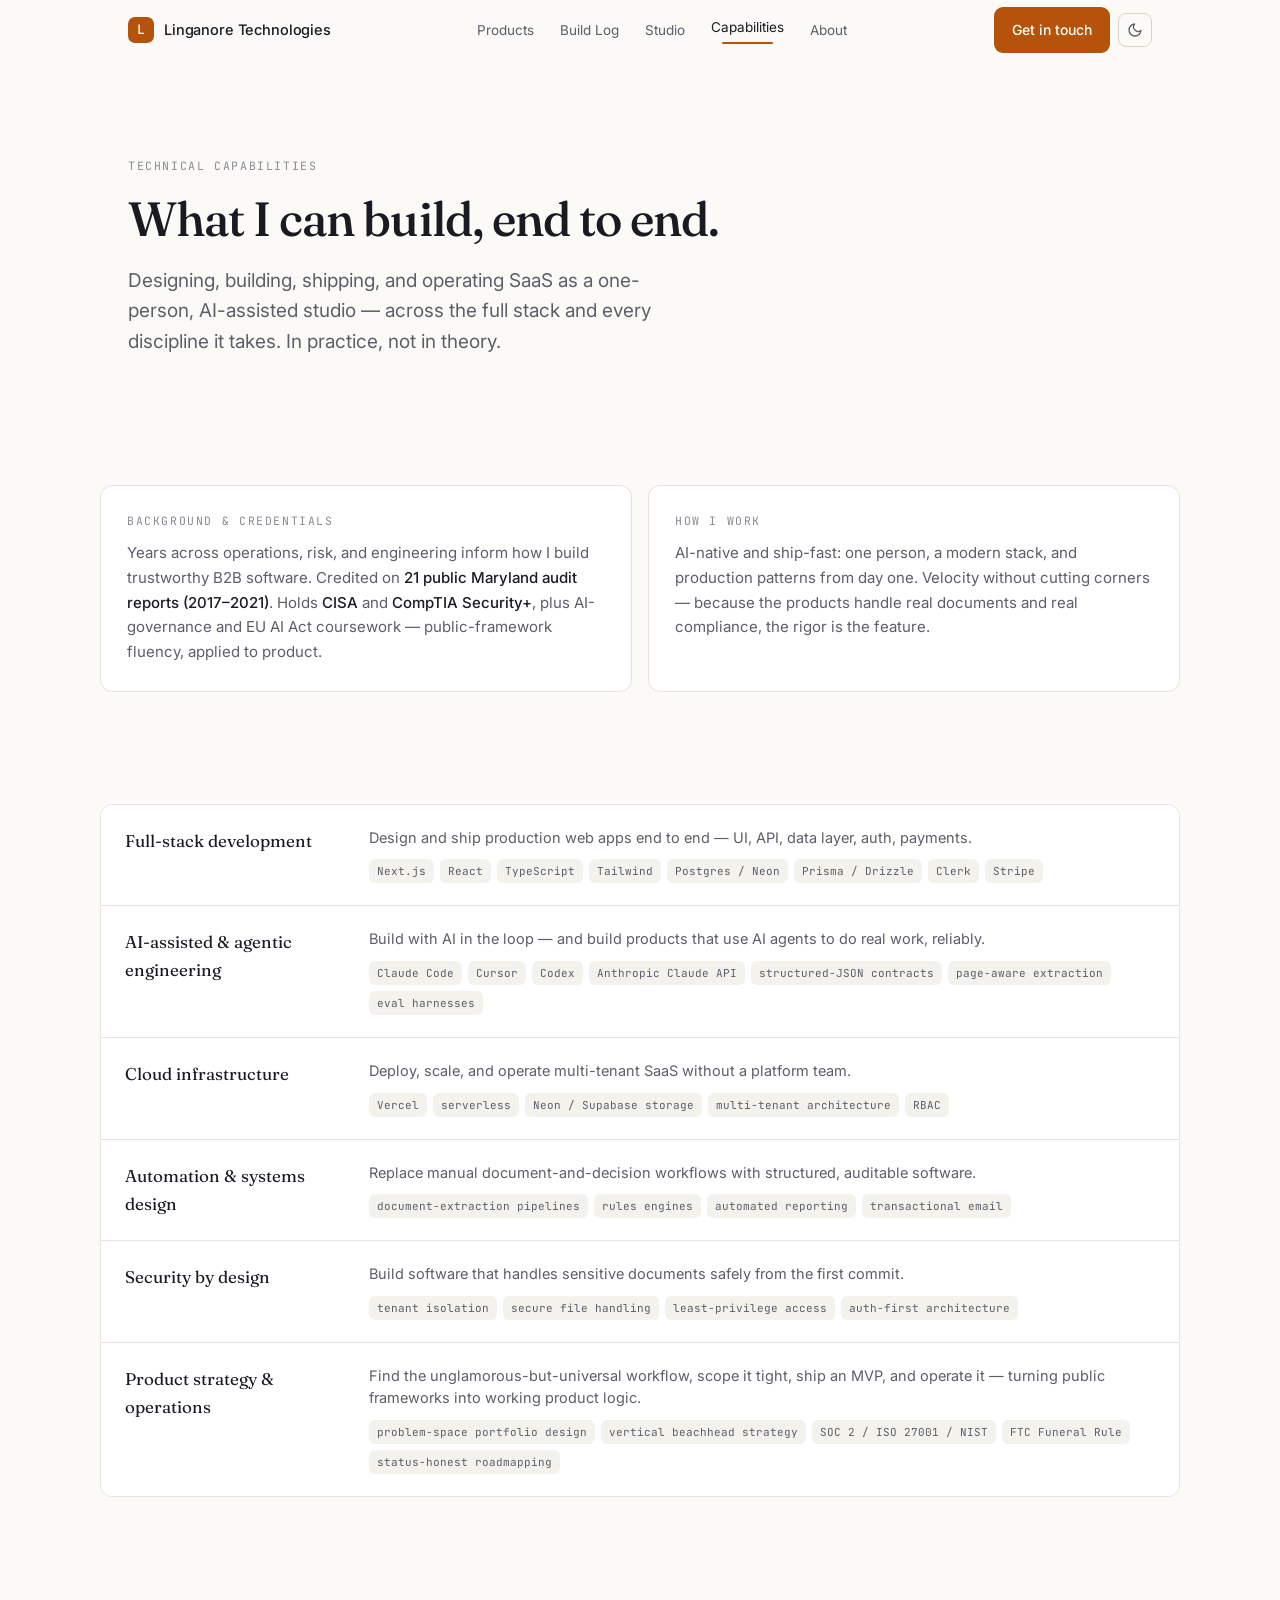
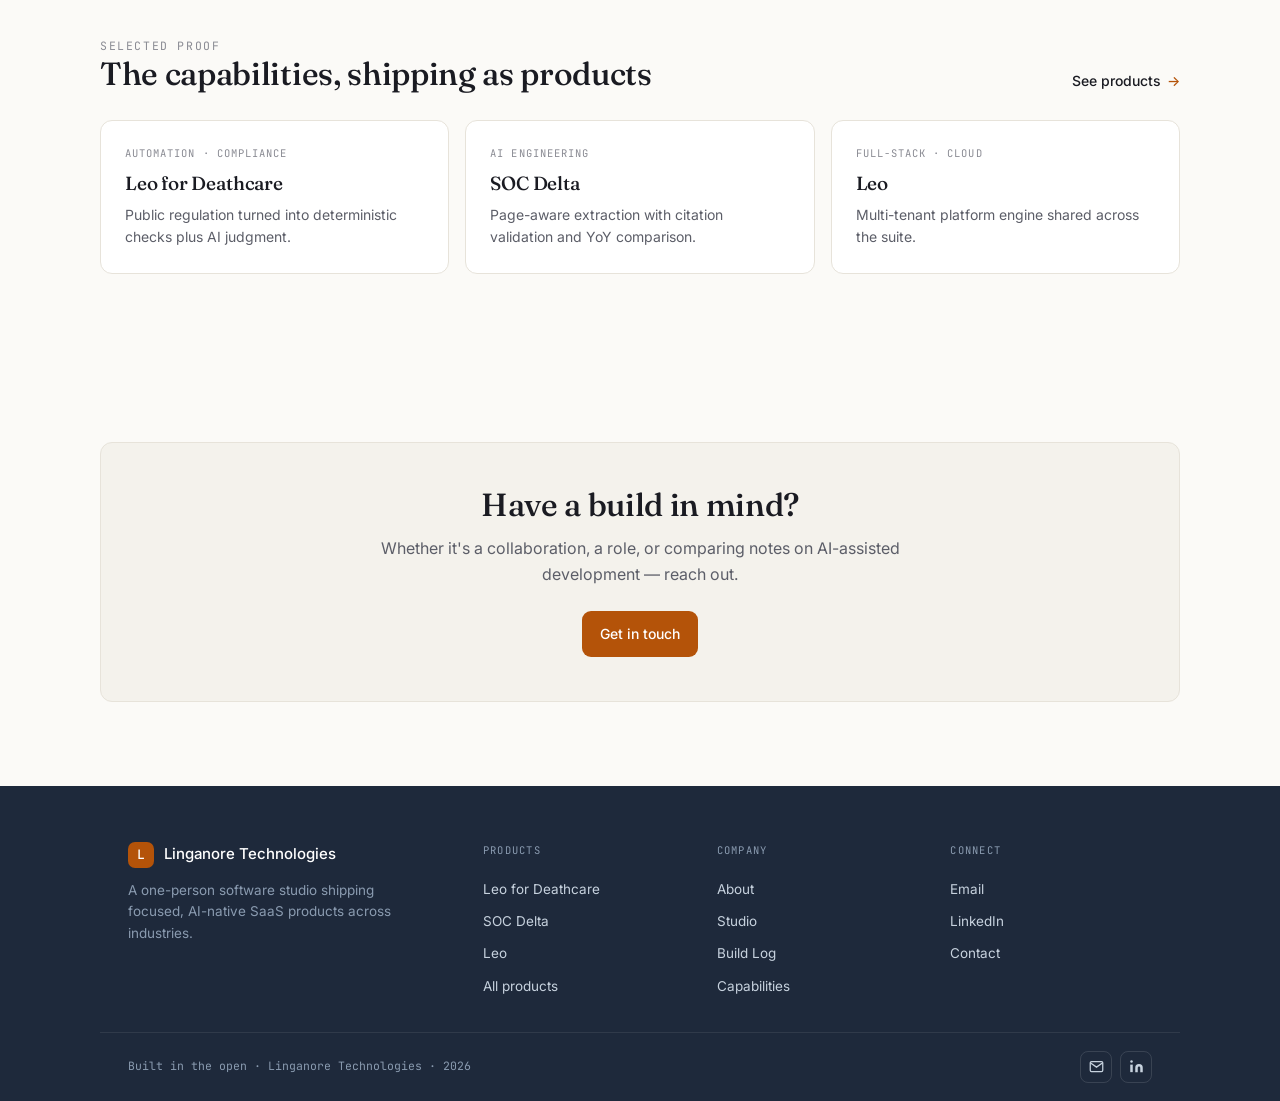
<file: capabilities/index.html>
<!DOCTYPE html>
<html lang="en" data-theme="light">
<head>
  <meta charset="UTF-8">
  <meta name="viewport" content="width=device-width, initial-scale=1.0">
  <title>Capabilities · Linganore Technologies</title>
  <meta name="description" content="What it takes to design, build, ship, and operate SaaS as a small, AI-assisted team: full-stack development, agentic AI engineering, cloud infrastructure, automation, security, compliance, and product strategy.">
  <meta name="robots" content="index, follow">
  <link rel="canonical" href="https://roman.linganoretech.com/capabilities/">
  <link rel="icon" href="/assets/favicon.svg" type="image/svg+xml">
  <meta property="og:type" content="website">
  <meta property="og:site_name" content="Linganore Technologies">
  <meta property="og:image" content="https://roman.linganoretech.com/assets/og-card.png">
  <meta property="og:image:width" content="1200">
  <meta property="og:image:height" content="627">
  <meta property="og:image:alt" content="Roman Gouin — Builder, Operator, Founder. I build software that removes the manual work inside how businesses run.">
  <meta name="twitter:card" content="summary_large_image">
  <meta name="twitter:image" content="https://roman.linganoretech.com/assets/og-card.png">
  <meta property="og:title" content="Capabilities · Linganore Technologies">
  <meta property="og:description" content="End-to-end software capability: full-stack, AI-assisted engineering, cloud, automation, security, compliance, product.">
  <meta property="og:url" content="https://roman.linganoretech.com/capabilities/">
  <link rel="preconnect" href="https://fonts.googleapis.com">
  <link rel="preconnect" href="https://fonts.gstatic.com" crossorigin>
  <link href="https://fonts.googleapis.com/css2?family=Fraunces:opsz,wght@9..144,400;9..144,500;9..144,600&family=Inter:wght@400;500;600&family=JetBrains+Mono:wght@400;500&display=swap" rel="stylesheet">
  <link rel="stylesheet" href="/styles.css">
</head>
<body>
<nav class="nav">
  <div class="nav-inner">
    <a class="wordmark" href="/"><span class="mono">L</span>Linganore Technologies</a>
    <div class="nav-links">
      <a href="/products/">Products</a>
      <a href="/build-log/">Build Log</a>
      <a href="/studio/">Studio</a>
      <a href="/capabilities/" class="active">Capabilities</a>
      <a href="/about/">About</a>
    </div>
    <div class="nav-right">
      <a class="btn btn-primary nav-cta" href="/contact/">Get in touch</a>
      <button class="theme-toggle" data-theme-toggle aria-label="Toggle theme">
        <svg class="i-moon" viewBox="0 0 24 24" fill="none" stroke="currentColor" stroke-width="2" stroke-linecap="round" stroke-linejoin="round"><path d="M21 12.79A9 9 0 1 1 11.21 3 7 7 0 0 0 21 12.79z"></path></svg>
        <svg class="i-sun" style="display:none" viewBox="0 0 24 24" fill="none" stroke="currentColor" stroke-width="2" stroke-linecap="round" stroke-linejoin="round"><circle cx="12" cy="12" r="4"></circle><path d="M12 2v2M12 20v2M4.93 4.93l1.41 1.41M17.66 17.66l1.41 1.41M2 12h2M20 12h2M4.93 19.07l1.41-1.41M17.66 6.34l1.41-1.41"></path></svg>
      </button>
      <button class="menu-btn" data-menu-toggle aria-expanded="false" aria-label="Menu">
        <svg viewBox="0 0 24 24" width="18" height="18" fill="none" stroke="currentColor" stroke-width="2" stroke-linecap="round"><path d="M3 6h18M3 12h18M3 18h18"></path></svg>
      </button>
    </div>
  </div>
  <div class="mobile-menu" id="mobile-menu">
    <a href="/products/">Products</a>
    <a href="/build-log/">Build Log</a>
    <a href="/studio/">Studio</a>
    <a href="/capabilities/">Capabilities</a>
    <a href="/about/">About</a>
    <a href="/contact/">Get in touch</a>
  </div>
</nav>

<main>
  <header class="hero">
    <div class="container">
      <div class="eyebrow reveal">Technical capabilities</div>
      <h1 class="display reveal" style="font-size:clamp(30px,4.4vw,48px)">What I can build, end to end.</h1>
      <p class="lead reveal">Designing, building, shipping, and operating SaaS as a one-person, AI-assisted studio — across the full stack and every discipline it takes. In practice, not in theory.</p>
    </div>
  </header>

  <section class="container section-tight">
    <div class="grid-2" style="gap:16px">
      <div class="block reveal">
        <div class="eyebrow" style="margin-bottom:10px">Background &amp; credentials</div>
        <p class="muted" style="font-size:15px">Years across operations, risk, and engineering inform how I build trustworthy B2B software. Credited on <strong style="color:var(--text);font-weight:500">21 public Maryland audit reports (2017&ndash;2021)</strong>. Holds <strong style="color:var(--text);font-weight:500">CISA</strong> and <strong style="color:var(--text);font-weight:500">CompTIA Security+</strong>, plus AI-governance and EU AI Act coursework — public-framework fluency, applied to product.</p>
      </div>
      <div class="block reveal">
        <div class="eyebrow" style="margin-bottom:10px">How I work</div>
        <p class="muted" style="font-size:15px">AI-native and ship-fast: one person, a modern stack, and production patterns from day one. Velocity without cutting corners — because the products handle real documents and real compliance, the rigor is the feature.</p>
      </div>
    </div>
  </section>

  <section class="container section-tight">
    <div class="matrix reveal">
      <div class="matrix-row">
        <div class="label">Full-stack development</div>
        <div><div class="what">Design and ship production web apps end to end — UI, API, data layer, auth, payments.</div><div class="chips"><span class="chip">Next.js</span><span class="chip">React</span><span class="chip">TypeScript</span><span class="chip">Tailwind</span><span class="chip">Postgres / Neon</span><span class="chip">Prisma / Drizzle</span><span class="chip">Clerk</span><span class="chip">Stripe</span></div></div>
      </div>
      <div class="matrix-row">
        <div class="label">AI-assisted &amp; agentic engineering</div>
        <div><div class="what">Build with AI in the loop — and build products that use AI agents to do real work, reliably.</div><div class="chips"><span class="chip">Claude Code</span><span class="chip">Cursor</span><span class="chip">Codex</span><span class="chip">Anthropic Claude API</span><span class="chip">structured-JSON contracts</span><span class="chip">page-aware extraction</span><span class="chip">eval harnesses</span></div></div>
      </div>
      <div class="matrix-row">
        <div class="label">Cloud infrastructure</div>
        <div><div class="what">Deploy, scale, and operate multi-tenant SaaS without a platform team.</div><div class="chips"><span class="chip">Vercel</span><span class="chip">serverless</span><span class="chip">Neon / Supabase storage</span><span class="chip">multi-tenant architecture</span><span class="chip">RBAC</span></div></div>
      </div>
      <div class="matrix-row">
        <div class="label">Automation &amp; systems design</div>
        <div><div class="what">Replace manual document-and-decision workflows with structured, auditable software.</div><div class="chips"><span class="chip">document-extraction pipelines</span><span class="chip">rules engines</span><span class="chip">automated reporting</span><span class="chip">transactional email</span></div></div>
      </div>
      <div class="matrix-row">
        <div class="label">Security by design</div>
        <div><div class="what">Build software that handles sensitive documents safely from the first commit.</div><div class="chips"><span class="chip">tenant isolation</span><span class="chip">secure file handling</span><span class="chip">least-privilege access</span><span class="chip">auth-first architecture</span></div></div>
      </div>
      <div class="matrix-row">
        <div class="label">Product strategy &amp; operations</div>
        <div><div class="what">Find the unglamorous-but-universal workflow, scope it tight, ship an MVP, and operate it — turning public frameworks into working product logic.</div><div class="chips"><span class="chip">problem-space portfolio design</span><span class="chip">vertical beachhead strategy</span><span class="chip">SOC 2 / ISO 27001 / NIST</span><span class="chip">FTC Funeral Rule</span><span class="chip">status-honest roadmapping</span></div></div>
      </div>
    </div>
  </section>

  <section class="container section">
    <div class="sec-head reveal"><div><div class="eyebrow">Selected proof</div><h2>The capabilities, shipping as products</h2></div><a class="btn-text" href="/products/">See products <span class="arr">&rarr;</span></a></div>
    <div class="grid-3">
      <a class="card link reveal" href="/products/#leo-deathcare"><span class="tag">Automation · compliance</span><h3>Leo for Deathcare</h3><p>Public regulation turned into deterministic checks plus AI judgment.</p></a>
      <a class="card link reveal" href="/products/#soc-delta"><span class="tag">AI engineering</span><h3>SOC Delta</h3><p>Page-aware extraction with citation validation and YoY comparison.</p></a>
      <a class="card link reveal" href="/products/#leo"><span class="tag">Full-stack · cloud</span><h3>Leo</h3><p>Multi-tenant platform engine shared across the suite.</p></a>
    </div>
  </section>

  <section class="container section">
    <div class="cta-band reveal">
      <h2>Have a build in mind?</h2>
      <p>Whether it's a collaboration, a role, or comparing notes on AI-assisted development — reach out.</p>
      <div class="btn-row"><a class="btn btn-primary" href="/contact/">Get in touch</a></div>
    </div>
  </section>
</main>

<footer class="footer">
  <div class="footer-inner">
    <div class="footer-cols">
      <div class="footer-brand">
        <div class="fb-name"><span class="mono">L</span>Linganore Technologies</div>
        <p>A one-person software studio shipping focused, AI-native SaaS products across industries.</p>
      </div>
      <div class="footer-col"><h4>Products</h4><a href="/products/#leo-deathcare">Leo for Deathcare</a><a href="/products/#soc-delta">SOC Delta</a><a href="/products/#leo">Leo</a><a href="/products/">All products</a></div>
      <div class="footer-col"><h4>Company</h4><a href="/about/">About</a><a href="/studio/">Studio</a><a href="/build-log/">Build Log</a><a href="/capabilities/">Capabilities</a></div>
      <div class="footer-col"><h4>Connect</h4><a href="mailto:roman.gouin@gmail.com">Email</a><a href="https://www.linkedin.com/in/romangouin" target="_blank" rel="noopener">LinkedIn</a><a href="/contact/">Contact</a></div>
    </div>
  </div>
  <div class="footer-base">
    <span class="stamp">Built in the open · Linganore Technologies · <span data-year>2026</span></span>
    <div class="socials">
      <a href="mailto:roman.gouin@gmail.com" aria-label="Email"><svg viewBox="0 0 24 24" fill="none" stroke="currentColor" stroke-width="2"><path d="M4 4h16c1.1 0 2 .9 2 2v12c0 1.1-.9 2-2 2H4c-1.1 0-2-.9-2-2V6c0-1.1.9-2 2-2z"></path><polyline points="22,6 12,13 2,6"></polyline></svg></a>
      <a href="https://www.linkedin.com/in/romangouin" target="_blank" rel="noopener" aria-label="LinkedIn"><svg viewBox="0 0 24 24" fill="currentColor"><path d="M16 8a6 6 0 0 1 6 6v7h-4v-7a2 2 0 0 0-2-2 2 2 0 0 0-2 2v7h-4v-7a6 6 0 0 1 6-6z"></path><rect x="2" y="9" width="4" height="12"></rect><circle cx="4" cy="4" r="2"></circle></svg></a>
    </div>
  </div>
</footer>
<script src="/app.js"></script>
</body>
</html>
</file>
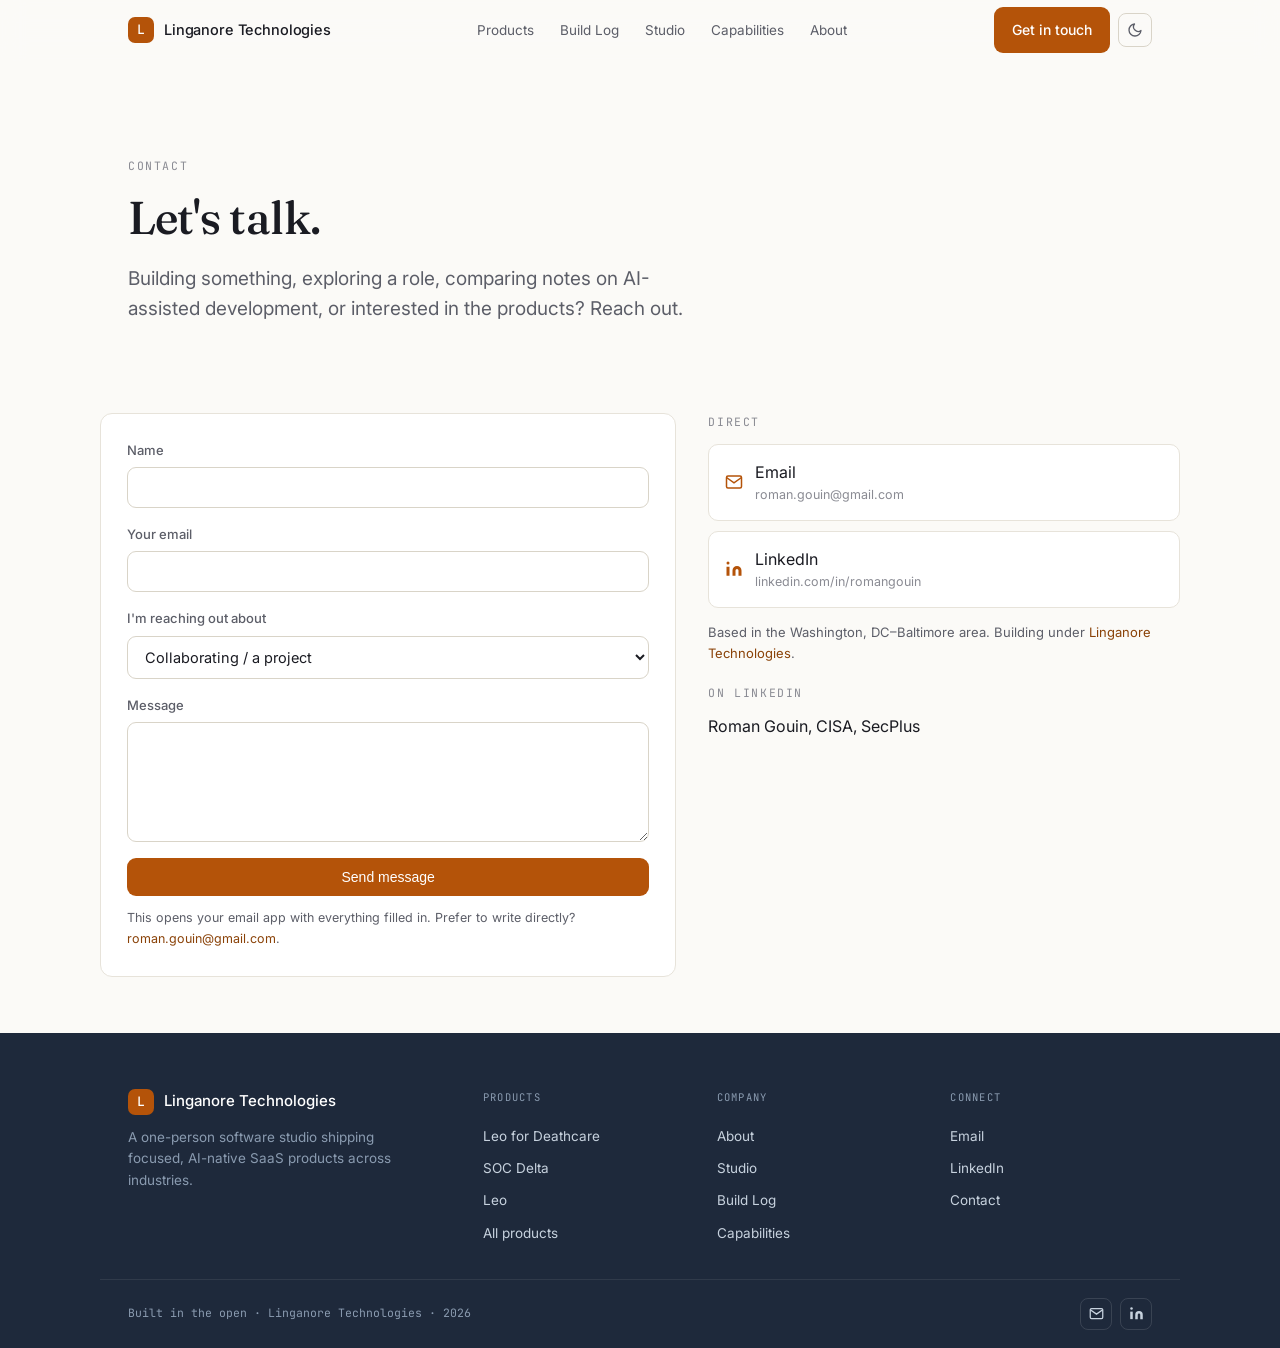
<file: contact/index.html>
<!DOCTYPE html>
<html lang="en" data-theme="light">
<head>
  <meta charset="UTF-8">
  <meta name="viewport" content="width=device-width, initial-scale=1.0">
  <title>Contact · Roman Gouin — Linganore Technologies</title>
  <meta name="description" content="Reach out to Roman Gouin — about collaborating, a role, investing, or comparing notes on building software.">
  <meta name="robots" content="index, follow">
  <link rel="canonical" href="https://roman.linganoretech.com/contact/">
  <link rel="icon" href="/assets/favicon.svg" type="image/svg+xml">
  <meta property="og:type" content="website">
  <meta property="og:site_name" content="Linganore Technologies">
  <meta property="og:image" content="https://roman.linganoretech.com/assets/og-card.png">
  <meta property="og:image:width" content="1200">
  <meta property="og:image:height" content="627">
  <meta property="og:image:alt" content="Roman Gouin — Builder, Operator, Founder. I build software that removes the manual work inside how businesses run.">
  <meta name="twitter:card" content="summary_large_image">
  <meta name="twitter:image" content="https://roman.linganoretech.com/assets/og-card.png">
  <meta property="og:title" content="Contact · Roman Gouin">
  <meta property="og:description" content="Building something, hiring a founder-operator, or want to compare notes? Reach out.">
  <meta property="og:url" content="https://roman.linganoretech.com/contact/">
  <link rel="preconnect" href="https://fonts.googleapis.com">
  <link rel="preconnect" href="https://fonts.gstatic.com" crossorigin>
  <link href="https://fonts.googleapis.com/css2?family=Fraunces:opsz,wght@9..144,400;9..144,500;9..144,600&family=Inter:wght@400;500;600&family=JetBrains+Mono:wght@400;500&display=swap" rel="stylesheet">
  <link rel="stylesheet" href="/styles.css">
  <style>
    .field { display:flex; flex-direction:column; gap:6px; margin-bottom:16px; }
    .field label { font-size:13px; color:var(--muted); font-weight:500; }
    .field input, .field select, .field textarea {
      font-family:var(--font-sans); font-size:14.5px; color:var(--text);
      background:var(--surface); border:1px solid var(--border-strong); border-radius:9px;
      padding:11px 13px; width:100%; transition:border-color .15s;
    }
    .field textarea { resize:vertical; min-height:120px; }
    .field input:focus, .field select:focus, .field textarea:focus { outline:none; border-color:var(--accent); }
    .contact-grid { display:grid; grid-template-columns:1.1fr .9fr; gap:32px; align-items:start; }
    .contact-direct a.row { display:flex; align-items:center; gap:12px; padding:14px 16px; border:1px solid var(--border); border-radius:10px; margin-bottom:10px; color:var(--text); transition:border-color .15s; background:var(--surface); }
    .contact-direct a.row:hover { border-color:var(--accent); }
    .contact-direct .row svg { width:18px; height:18px; color:var(--accent); flex-shrink:0; }
    .contact-direct .row .sub { font-size:12.5px; color:var(--faint); }
    @media (max-width:760px){ .contact-grid{ grid-template-columns:1fr; gap:24px; } }
  </style>
</head>
<body>
<nav class="nav">
  <div class="nav-inner">
    <a class="wordmark" href="/"><span class="mono">L</span>Linganore Technologies</a>
    <div class="nav-links">
      <a href="/products/">Products</a>
      <a href="/build-log/">Build Log</a>
      <a href="/studio/">Studio</a>
      <a href="/capabilities/">Capabilities</a>
      <a href="/about/">About</a>
    </div>
    <div class="nav-right">
      <a class="btn btn-primary nav-cta" href="/contact/">Get in touch</a>
      <button class="theme-toggle" data-theme-toggle aria-label="Toggle theme">
        <svg class="i-moon" viewBox="0 0 24 24" fill="none" stroke="currentColor" stroke-width="2" stroke-linecap="round" stroke-linejoin="round"><path d="M21 12.79A9 9 0 1 1 11.21 3 7 7 0 0 0 21 12.79z"></path></svg>
        <svg class="i-sun" style="display:none" viewBox="0 0 24 24" fill="none" stroke="currentColor" stroke-width="2" stroke-linecap="round" stroke-linejoin="round"><circle cx="12" cy="12" r="4"></circle><path d="M12 2v2M12 20v2M4.93 4.93l1.41 1.41M17.66 17.66l1.41 1.41M2 12h2M20 12h2M4.93 19.07l1.41-1.41M17.66 6.34l1.41-1.41"></path></svg>
      </button>
      <button class="menu-btn" data-menu-toggle aria-expanded="false" aria-label="Menu">
        <svg viewBox="0 0 24 24" width="18" height="18" fill="none" stroke="currentColor" stroke-width="2" stroke-linecap="round"><path d="M3 6h18M3 12h18M3 18h18"></path></svg>
      </button>
    </div>
  </div>
  <div class="mobile-menu" id="mobile-menu">
    <a href="/products/">Products</a>
    <a href="/build-log/">Build Log</a>
    <a href="/studio/">Studio</a>
    <a href="/capabilities/">Capabilities</a>
    <a href="/about/">About</a>
    <a href="/contact/">Get in touch</a>
  </div>
</nav>

<main>
  <header class="hero" style="padding-bottom:32px">
    <div class="container">
      <div class="eyebrow reveal">Contact</div>
      <h1 class="display reveal" style="font-size:clamp(30px,4.4vw,46px)">Let's talk.</h1>
      <p class="lead reveal">Building something, exploring a role, comparing notes on AI-assisted development, or interested in the products? Reach out.</p>
    </div>
  </header>

  <section class="container section-tight">
    <div class="contact-grid">
      <div class="block reveal">
        <form id="contact-form">
          <div class="field"><label for="cf-name">Name</label><input id="cf-name" name="name" type="text" autocomplete="name" required></div>
          <div class="field"><label for="cf-email">Your email</label><input id="cf-email" name="email" type="email" autocomplete="email" required></div>
          <div class="field"><label for="cf-intent">I'm reaching out about</label>
            <select id="cf-intent" name="intent">
              <option value="Collaborating">Collaborating / a project</option>
              <option value="A role">A role</option>
              <option value="Investing">Investing</option>
              <option value="Design partner">Becoming a design partner</option>
              <option value="Just saying hi">Just saying hi</option>
            </select>
          </div>
          <div class="field"><label for="cf-msg">Message</label><textarea id="cf-msg" name="message" required></textarea></div>
          <button class="btn btn-primary" type="submit" style="width:100%;justify-content:center">Send message</button>
          <p class="muted" id="cf-note" style="font-size:12.5px;margin-top:12px">This opens your email app with everything filled in. Prefer to write directly? <a href="mailto:roman.gouin@gmail.com" style="color:var(--accent-ink)">roman.gouin@gmail.com</a>.</p>
        </form>
      </div>

      <div class="contact-direct reveal">
        <div class="eyebrow" style="margin-bottom:12px">Direct</div>
        <a class="row" href="mailto:roman.gouin@gmail.com">
          <svg viewBox="0 0 24 24" fill="none" stroke="currentColor" stroke-width="2"><path d="M4 4h16c1.1 0 2 .9 2 2v12c0 1.1-.9 2-2 2H4c-1.1 0-2-.9-2-2V6c0-1.1.9-2 2-2z"></path><polyline points="22,6 12,13 2,6"></polyline></svg>
          <div><div>Email</div><div class="sub">roman.gouin@gmail.com</div></div>
        </a>
        <a class="row" href="https://www.linkedin.com/in/romangouin" target="_blank" rel="noopener">
          <svg viewBox="0 0 24 24" fill="currentColor"><path d="M16 8a6 6 0 0 1 6 6v7h-4v-7a2 2 0 0 0-2-2 2 2 0 0 0-2 2v7h-4v-7a6 6 0 0 1 6-6z"></path><rect x="2" y="9" width="4" height="12"></rect><circle cx="4" cy="4" r="2"></circle></svg>
          <div><div>LinkedIn</div><div class="sub">linkedin.com/in/romangouin</div></div>
        </a>
        <p class="muted" style="font-size:13px;margin-top:14px">Based in the Washington, DC&ndash;Baltimore area. Building under <a href="/studio/" style="color:var(--accent-ink)">Linganore Technologies</a>.</p>
        <div style="margin-top:20px">
          <div class="eyebrow" style="margin-bottom:10px">On LinkedIn</div>
          <div class="badge-base LI-profile-badge" data-locale="en_US" data-size="medium" data-theme="light" data-type="VERTICAL" data-vanity="romangouin" data-version="v1"><a class="badge-base__link LI-simple-link" href="https://www.linkedin.com/in/romangouin?trk=profile-badge">Roman Gouin, CISA, SecPlus</a></div>
        </div>
      </div>
    </div>
  </section>
</main>

<footer class="footer">
  <div class="footer-inner">
    <div class="footer-cols">
      <div class="footer-brand">
        <div class="fb-name"><span class="mono">L</span>Linganore Technologies</div>
        <p>A one-person software studio shipping focused, AI-native SaaS products across industries.</p>
      </div>
      <div class="footer-col"><h4>Products</h4><a href="/products/#leo-deathcare">Leo for Deathcare</a><a href="/products/#soc-delta">SOC Delta</a><a href="/products/#leo">Leo</a><a href="/products/">All products</a></div>
      <div class="footer-col"><h4>Company</h4><a href="/about/">About</a><a href="/studio/">Studio</a><a href="/build-log/">Build Log</a><a href="/capabilities/">Capabilities</a></div>
      <div class="footer-col"><h4>Connect</h4><a href="mailto:roman.gouin@gmail.com">Email</a><a href="https://www.linkedin.com/in/romangouin" target="_blank" rel="noopener">LinkedIn</a><a href="/contact/">Contact</a></div>
    </div>
  </div>
  <div class="footer-base">
    <span class="stamp">Built in the open · Linganore Technologies · <span data-year>2026</span></span>
    <div class="socials">
      <a href="mailto:roman.gouin@gmail.com" aria-label="Email"><svg viewBox="0 0 24 24" fill="none" stroke="currentColor" stroke-width="2"><path d="M4 4h16c1.1 0 2 .9 2 2v12c0 1.1-.9 2-2 2H4c-1.1 0-2-.9-2-2V6c0-1.1.9-2 2-2z"></path><polyline points="22,6 12,13 2,6"></polyline></svg></a>
      <a href="https://www.linkedin.com/in/romangouin" target="_blank" rel="noopener" aria-label="LinkedIn"><svg viewBox="0 0 24 24" fill="currentColor"><path d="M16 8a6 6 0 0 1 6 6v7h-4v-7a2 2 0 0 0-2-2 2 2 0 0 0-2 2v7h-4v-7a6 6 0 0 1 6-6z"></path><rect x="2" y="9" width="4" height="12"></rect><circle cx="4" cy="4" r="2"></circle></svg></a>
    </div>
  </div>
</footer>
<script src="/app.js"></script>
<script>
  document.getElementById("contact-form").addEventListener("submit", function (e) {
    e.preventDefault();
    var name = document.getElementById("cf-name").value.trim();
    var email = document.getElementById("cf-email").value.trim();
    var intent = document.getElementById("cf-intent").value;
    var msg = document.getElementById("cf-msg").value.trim();
    var subject = "[" + intent + "] — " + (name || "Website contact");
    var body = msg + "\n\n— " + name + " (" + email + ")";
    window.location.href = "mailto:roman.gouin@gmail.com?subject=" +
      encodeURIComponent(subject) + "&body=" + encodeURIComponent(body);
  });
</script>
<script src="https://platform.linkedin.com/badges/js/profile.js" async defer type="text/javascript"></script>
</body>
</html>
</file>
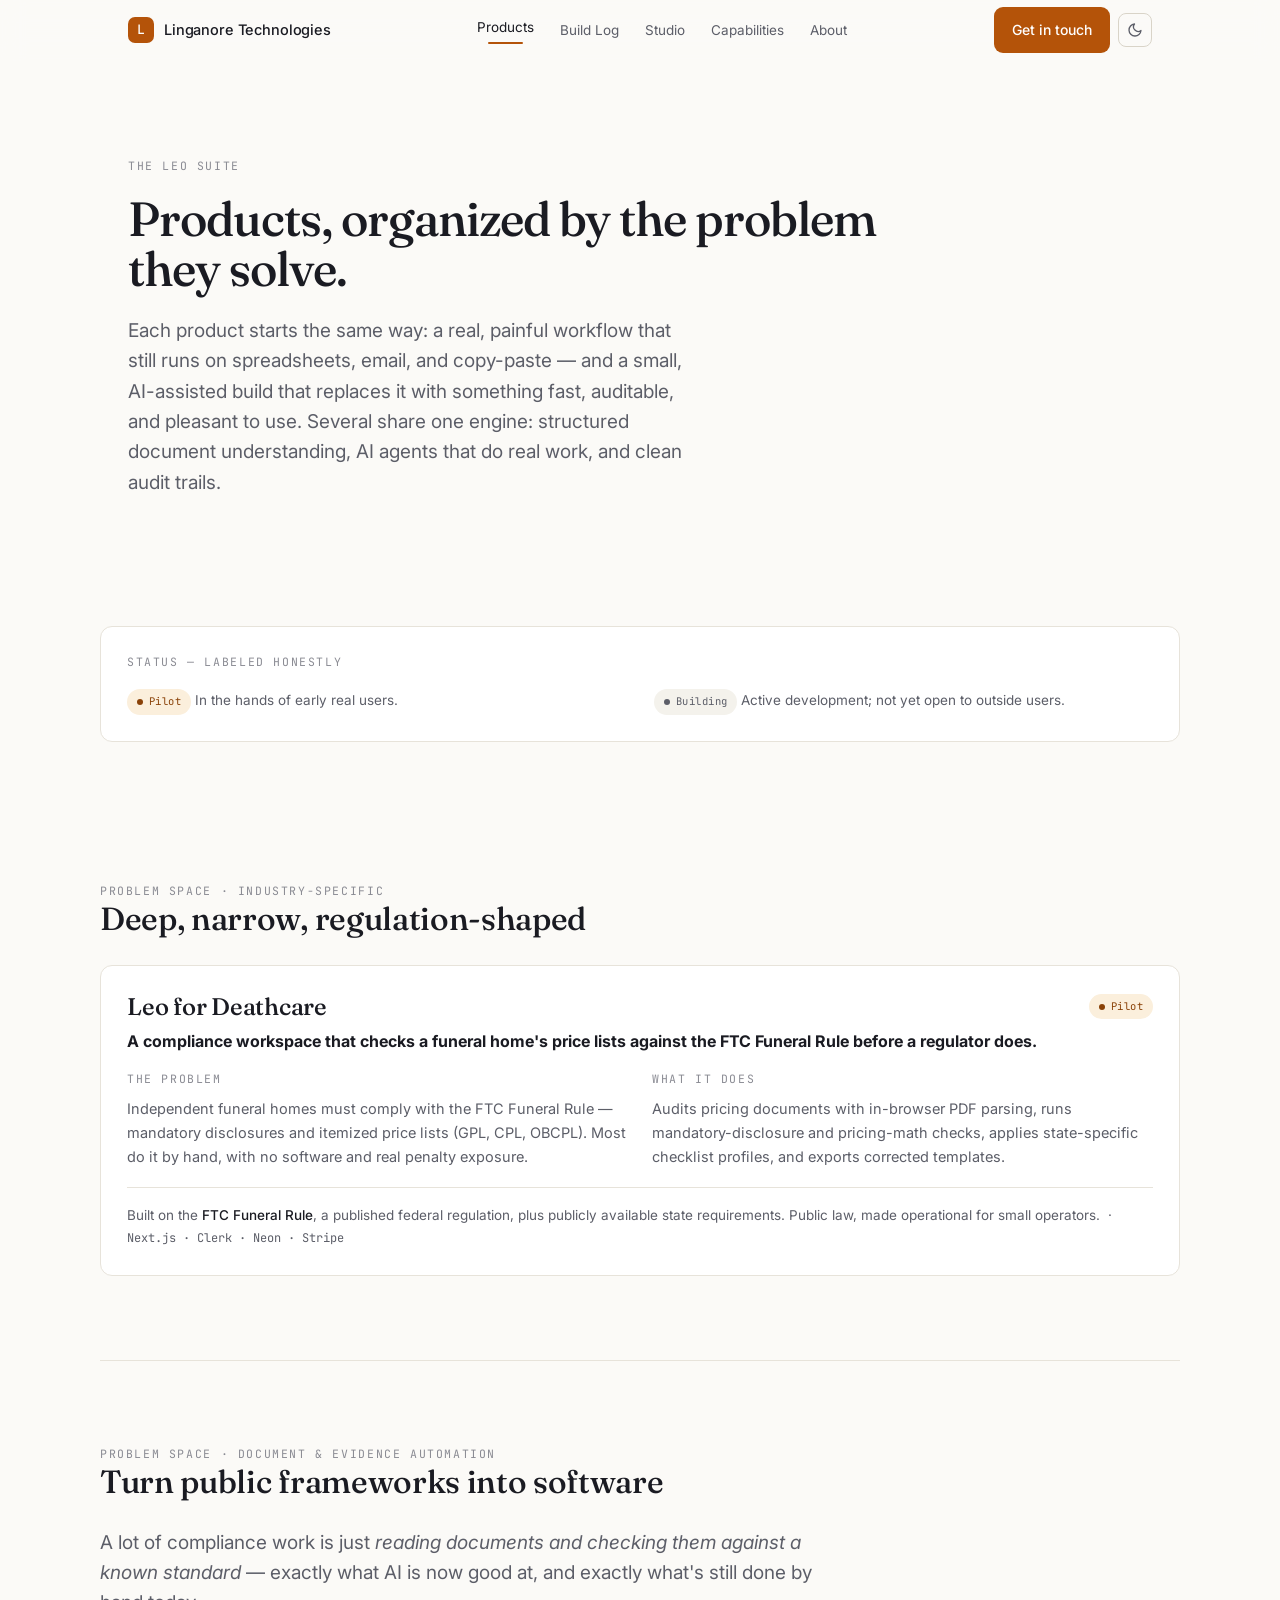
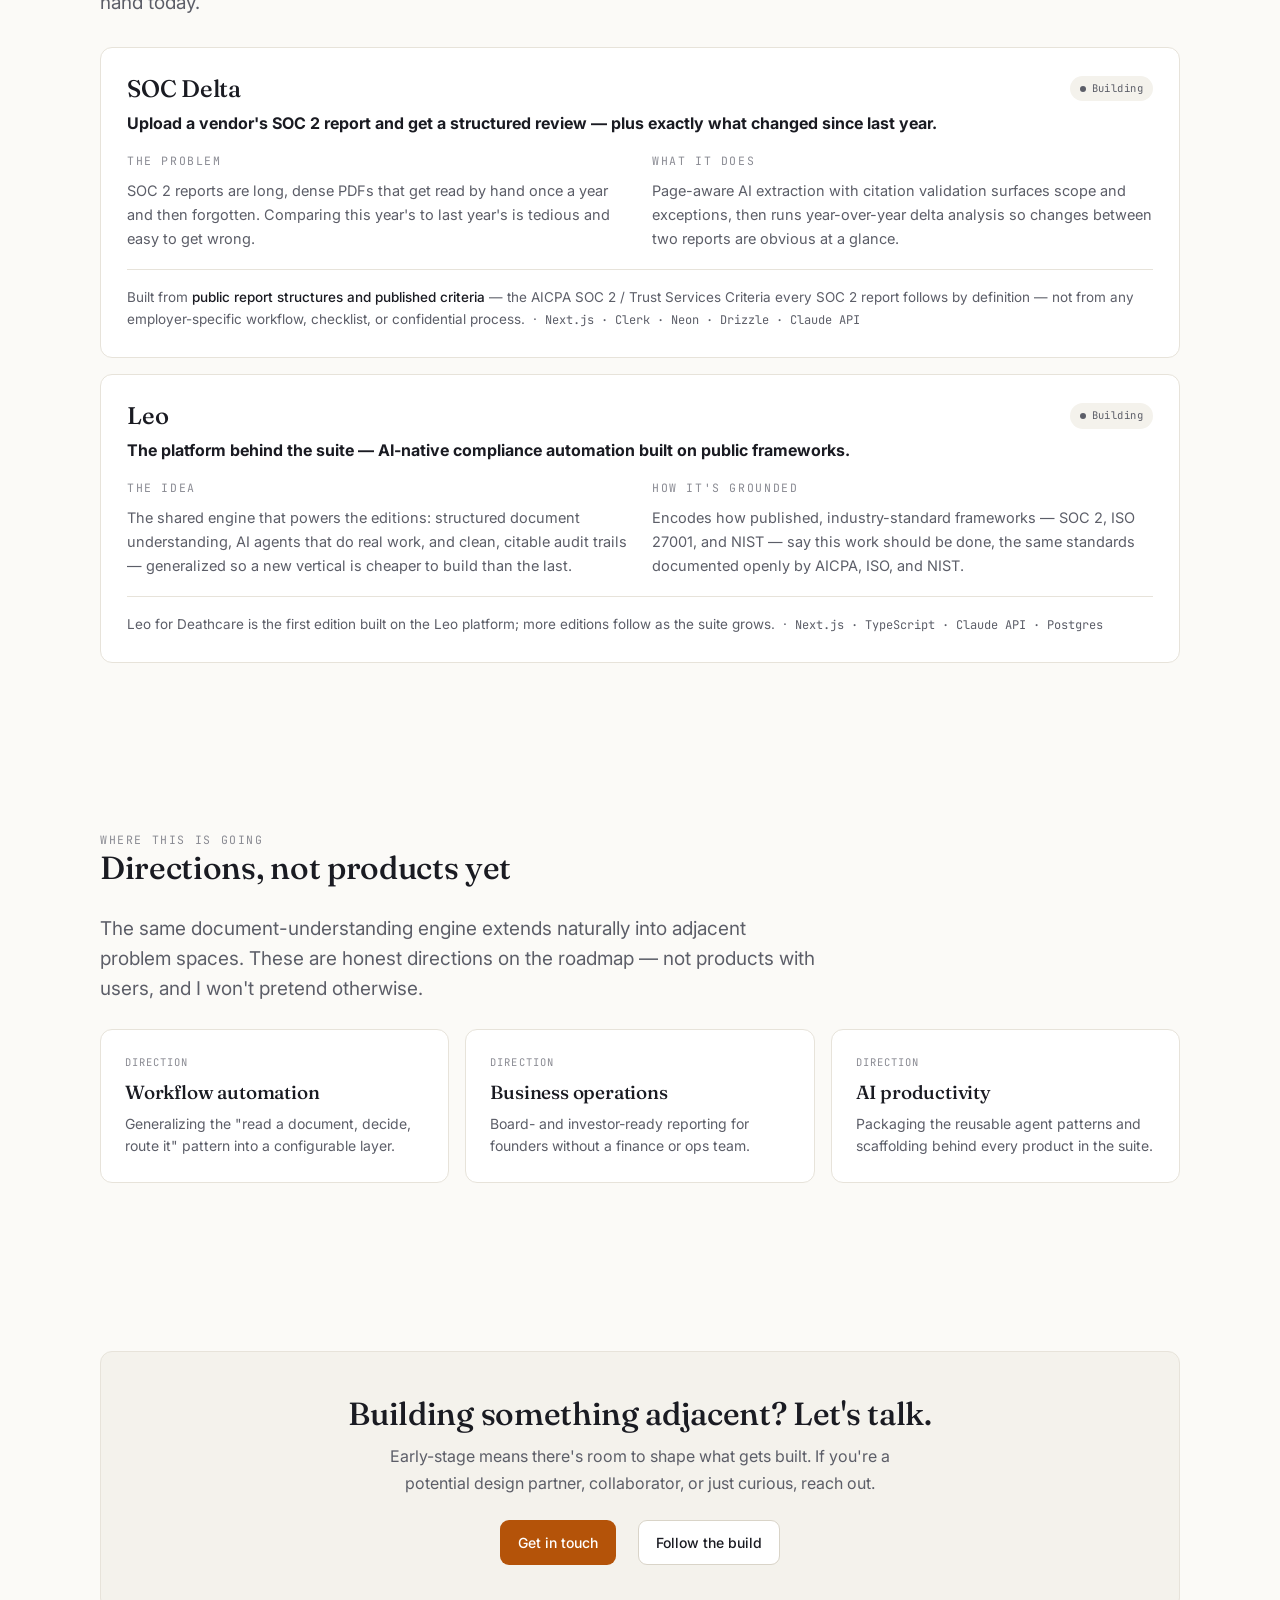
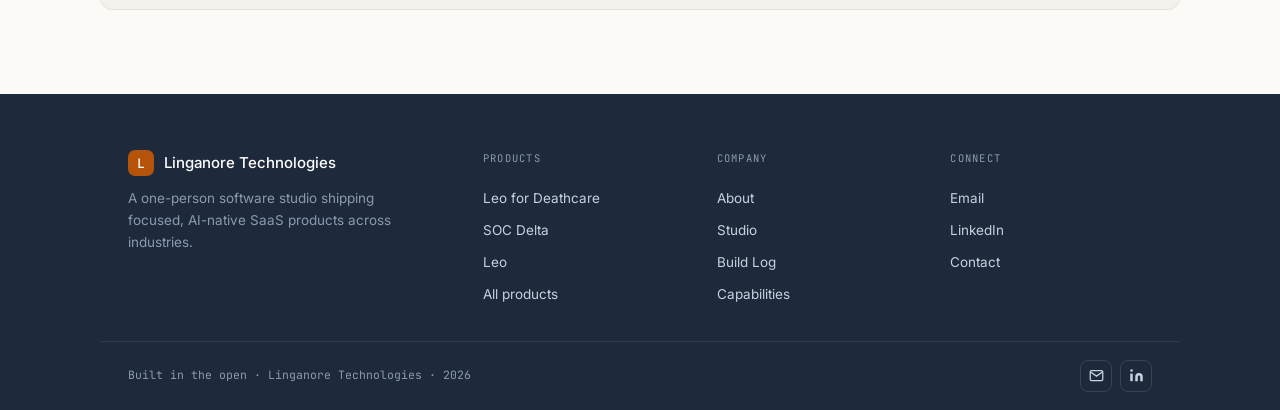
<file: products/index.html>
<!DOCTYPE html>
<html lang="en" data-theme="light">
<head>
  <meta charset="UTF-8">
  <meta name="viewport" content="width=device-width, initial-scale=1.0">
  <title>Products · The Leo suite — Linganore Technologies</title>
  <meta name="description" content="The Leo suite: focused, AI-native SaaS products built on public frameworks — Leo for Deathcare (FTC Funeral Rule), SOC Delta (SOC 2 review), and the Leo platform.">
  <meta name="robots" content="index, follow">
  <link rel="canonical" href="https://roman.linganoretech.com/products/">
  <link rel="icon" href="/assets/favicon.svg" type="image/svg+xml">
  <meta property="og:type" content="website">
  <meta property="og:site_name" content="Linganore Technologies">
  <meta property="og:image" content="https://roman.linganoretech.com/assets/og-card.png">
  <meta property="og:image:width" content="1200">
  <meta property="og:image:height" content="627">
  <meta property="og:image:alt" content="Roman Gouin — Builder, Operator, Founder. I build software that removes the manual work inside how businesses run.">
  <meta name="twitter:card" content="summary_large_image">
  <meta name="twitter:image" content="https://roman.linganoretech.com/assets/og-card.png">
  <meta property="og:title" content="Products · The Leo suite">
  <meta property="og:description" content="Focused, AI-native SaaS products built on public frameworks.">
  <meta property="og:url" content="https://roman.linganoretech.com/products/">
  <link rel="preconnect" href="https://fonts.googleapis.com">
  <link rel="preconnect" href="https://fonts.gstatic.com" crossorigin>
  <link href="https://fonts.googleapis.com/css2?family=Fraunces:opsz,wght@9..144,400;9..144,500;9..144,600&family=Inter:wght@400;500;600&family=JetBrains+Mono:wght@400;500&display=swap" rel="stylesheet">
  <link rel="stylesheet" href="/styles.css">
</head>
<body>
<nav class="nav">
  <div class="nav-inner">
    <a class="wordmark" href="/"><span class="mono">L</span>Linganore Technologies</a>
    <div class="nav-links">
      <a href="/products/" class="active">Products</a>
      <a href="/build-log/">Build Log</a>
      <a href="/studio/">Studio</a>
      <a href="/capabilities/">Capabilities</a>
      <a href="/about/">About</a>
    </div>
    <div class="nav-right">
      <a class="btn btn-primary nav-cta" href="/contact/">Get in touch</a>
      <button class="theme-toggle" data-theme-toggle aria-label="Toggle theme">
        <svg class="i-moon" viewBox="0 0 24 24" fill="none" stroke="currentColor" stroke-width="2" stroke-linecap="round" stroke-linejoin="round"><path d="M21 12.79A9 9 0 1 1 11.21 3 7 7 0 0 0 21 12.79z"></path></svg>
        <svg class="i-sun" style="display:none" viewBox="0 0 24 24" fill="none" stroke="currentColor" stroke-width="2" stroke-linecap="round" stroke-linejoin="round"><circle cx="12" cy="12" r="4"></circle><path d="M12 2v2M12 20v2M4.93 4.93l1.41 1.41M17.66 17.66l1.41 1.41M2 12h2M20 12h2M4.93 19.07l1.41-1.41M17.66 6.34l1.41-1.41"></path></svg>
      </button>
      <button class="menu-btn" data-menu-toggle aria-expanded="false" aria-label="Menu">
        <svg viewBox="0 0 24 24" width="18" height="18" fill="none" stroke="currentColor" stroke-width="2" stroke-linecap="round"><path d="M3 6h18M3 12h18M3 18h18"></path></svg>
      </button>
    </div>
  </div>
  <div class="mobile-menu" id="mobile-menu">
    <a href="/products/">Products</a>
    <a href="/build-log/">Build Log</a>
    <a href="/studio/">Studio</a>
    <a href="/capabilities/">Capabilities</a>
    <a href="/about/">About</a>
    <a href="/contact/">Get in touch</a>
  </div>
</nav>

<main>
  <header class="hero">
    <div class="container">
      <div class="eyebrow reveal">The Leo suite</div>
      <h1 class="display reveal" style="font-size:clamp(30px,4.4vw,48px)">Products, organized by the problem they solve.</h1>
      <p class="lead reveal">Each product starts the same way: a real, painful workflow that still runs on spreadsheets, email, and copy-paste — and a small, AI-assisted build that replaces it with something fast, auditable, and pleasant to use. Several share one engine: structured document understanding, AI agents that do real work, and clean audit trails.</p>
    </div>
  </header>

  <!-- STATUS LEGEND -->
  <section class="container section-tight">
    <div class="block reveal">
      <div class="eyebrow" style="margin-bottom:14px">Status — labeled honestly</div>
      <div class="grid-2" style="gap:12px 28px">
        <div><span class="badge pilot">Pilot</span> <span class="muted" style="font-size:13.5px">In the hands of early real users.</span></div>
        <div><span class="badge building">Building</span> <span class="muted" style="font-size:13.5px">Active development; not yet open to outside users.</span></div>
      </div>
    </div>
  </section>

  <!-- INDUSTRY-SPECIFIC -->
  <section class="container section">
    <div class="sec-head reveal"><div><div class="eyebrow">Problem space · Industry-specific</div><h2>Deep, narrow, regulation-shaped</h2></div></div>
    <article id="leo-deathcare" class="block reveal" style="scroll-margin-top:84px">
      <div style="display:flex;align-items:center;justify-content:space-between;gap:14px;flex-wrap:wrap;margin-bottom:6px">
        <h3 style="font-size:24px;margin:0">Leo for Deathcare</h3>
        <span class="badge pilot">Pilot</span>
      </div>
      <p style="font-size:16px;color:var(--text);margin-bottom:16px"><strong>A compliance workspace that checks a funeral home's price lists against the FTC Funeral Rule before a regulator does.</strong></p>
      <div class="grid-2" style="gap:24px">
        <div>
          <div class="eyebrow" style="margin-bottom:8px">The problem</div>
          <p class="muted" style="font-size:14.5px">Independent funeral homes must comply with the FTC Funeral Rule — mandatory disclosures and itemized price lists (GPL, CPL, OBCPL). Most do it by hand, with no software and real penalty exposure.</p>
        </div>
        <div>
          <div class="eyebrow" style="margin-bottom:8px">What it does</div>
          <p class="muted" style="font-size:14.5px">Audits pricing documents with in-browser PDF parsing, runs mandatory-disclosure and pricing-math checks, applies state-specific checklist profiles, and exports corrected templates.</p>
        </div>
      </div>
      <p class="muted" style="font-size:13.5px;margin-top:18px;padding-top:16px;border-top:1px solid var(--border)">Built on the <strong style="color:var(--text);font-weight:500">FTC Funeral Rule</strong>, a published federal regulation, plus publicly available state requirements. Public law, made operational for small operators. &nbsp;·&nbsp; <span class="stack" style="font-family:var(--font-mono);font-size:12px">Next.js · Clerk · Neon · Stripe</span></p>
    </article>
  </section>

  <!-- DOCUMENT & EVIDENCE -->
  <section class="container section divider">
    <div class="sec-head reveal"><div><div class="eyebrow">Problem space · Document &amp; evidence automation</div><h2>Turn public frameworks into software</h2></div></div>
    <p class="lead read reveal" style="margin-bottom:28px">A lot of compliance work is just <em>reading documents and checking them against a known standard</em> — exactly what AI is now good at, and exactly what's still done by hand today.</p>

    <article id="soc-delta" class="block reveal" style="scroll-margin-top:84px;margin-bottom:16px">
      <div style="display:flex;align-items:center;justify-content:space-between;gap:14px;flex-wrap:wrap;margin-bottom:6px">
        <h3 style="font-size:24px;margin:0">SOC Delta</h3>
        <span class="badge building">Building</span>
      </div>
      <p style="font-size:16px;color:var(--text);margin-bottom:16px"><strong>Upload a vendor's SOC 2 report and get a structured review — plus exactly what changed since last year.</strong></p>
      <div class="grid-2" style="gap:24px">
        <div>
          <div class="eyebrow" style="margin-bottom:8px">The problem</div>
          <p class="muted" style="font-size:14.5px">SOC 2 reports are long, dense PDFs that get read by hand once a year and then forgotten. Comparing this year's to last year's is tedious and easy to get wrong.</p>
        </div>
        <div>
          <div class="eyebrow" style="margin-bottom:8px">What it does</div>
          <p class="muted" style="font-size:14.5px">Page-aware AI extraction with citation validation surfaces scope and exceptions, then runs year-over-year delta analysis so changes between two reports are obvious at a glance.</p>
        </div>
      </div>
      <p class="muted" style="font-size:13.5px;margin-top:18px;padding-top:16px;border-top:1px solid var(--border)">Built from <strong style="color:var(--text);font-weight:500">public report structures and published criteria</strong> — the AICPA SOC 2 / Trust Services Criteria every SOC 2 report follows by definition — not from any employer-specific workflow, checklist, or confidential process. &nbsp;·&nbsp; <span class="stack" style="font-family:var(--font-mono);font-size:12px">Next.js · Clerk · Neon · Drizzle · Claude API</span></p>
    </article>

    <article id="leo" class="block reveal" style="scroll-margin-top:84px">
      <div style="display:flex;align-items:center;justify-content:space-between;gap:14px;flex-wrap:wrap;margin-bottom:6px">
        <h3 style="font-size:24px;margin:0">Leo</h3>
        <span class="badge building">Building</span>
      </div>
      <p style="font-size:16px;color:var(--text);margin-bottom:16px"><strong>The platform behind the suite — AI-native compliance automation built on public frameworks.</strong></p>
      <div class="grid-2" style="gap:24px">
        <div>
          <div class="eyebrow" style="margin-bottom:8px">The idea</div>
          <p class="muted" style="font-size:14.5px">The shared engine that powers the editions: structured document understanding, AI agents that do real work, and clean, citable audit trails — generalized so a new vertical is cheaper to build than the last.</p>
        </div>
        <div>
          <div class="eyebrow" style="margin-bottom:8px">How it's grounded</div>
          <p class="muted" style="font-size:14.5px">Encodes how published, industry-standard frameworks — SOC 2, ISO 27001, and NIST — say this work should be done, the same standards documented openly by AICPA, ISO, and NIST.</p>
        </div>
      </div>
      <p class="muted" style="font-size:13.5px;margin-top:18px;padding-top:16px;border-top:1px solid var(--border)">Leo for Deathcare is the first edition built on the Leo platform; more editions follow as the suite grows. &nbsp;·&nbsp; <span class="stack" style="font-family:var(--font-mono);font-size:12px">Next.js · TypeScript · Claude API · Postgres</span></p>
    </article>
  </section>

  <!-- WHERE THIS IS GOING -->
  <section class="container section">
    <div class="sec-head reveal"><div><div class="eyebrow">Where this is going</div><h2>Directions, not products yet</h2></div></div>
    <p class="lead read reveal" style="margin-bottom:24px">The same document-understanding engine extends naturally into adjacent problem spaces. These are honest directions on the roadmap — not products with users, and I won't pretend otherwise.</p>
    <div class="grid-3">
      <div class="card reveal"><span class="tag">Direction</span><h3>Workflow automation</h3><p>Generalizing the "read a document, decide, route it" pattern into a configurable layer.</p></div>
      <div class="card reveal"><span class="tag">Direction</span><h3>Business operations</h3><p>Board- and investor-ready reporting for founders without a finance or ops team.</p></div>
      <div class="card reveal"><span class="tag">Direction</span><h3>AI productivity</h3><p>Packaging the reusable agent patterns and scaffolding behind every product in the suite.</p></div>
    </div>
  </section>

  <section class="container section">
    <div class="cta-band reveal">
      <h2>Building something adjacent? Let's talk.</h2>
      <p>Early-stage means there's room to shape what gets built. If you're a potential design partner, collaborator, or just curious, reach out.</p>
      <div class="btn-row"><a class="btn btn-primary" href="/contact/">Get in touch</a><a class="btn btn-ghost" href="/build-log/">Follow the build</a></div>
    </div>
  </section>
</main>

<footer class="footer">
  <div class="footer-inner">
    <div class="footer-cols">
      <div class="footer-brand">
        <div class="fb-name"><span class="mono">L</span>Linganore Technologies</div>
        <p>A one-person software studio shipping focused, AI-native SaaS products across industries.</p>
      </div>
      <div class="footer-col"><h4>Products</h4><a href="/products/#leo-deathcare">Leo for Deathcare</a><a href="/products/#soc-delta">SOC Delta</a><a href="/products/#leo">Leo</a><a href="/products/">All products</a></div>
      <div class="footer-col"><h4>Company</h4><a href="/about/">About</a><a href="/studio/">Studio</a><a href="/build-log/">Build Log</a><a href="/capabilities/">Capabilities</a></div>
      <div class="footer-col"><h4>Connect</h4><a href="mailto:roman.gouin@gmail.com">Email</a><a href="https://www.linkedin.com/in/romangouin" target="_blank" rel="noopener">LinkedIn</a><a href="/contact/">Contact</a></div>
    </div>
  </div>
  <div class="footer-base">
    <span class="stamp">Built in the open · Linganore Technologies · <span data-year>2026</span></span>
    <div class="socials">
      <a href="mailto:roman.gouin@gmail.com" aria-label="Email"><svg viewBox="0 0 24 24" fill="none" stroke="currentColor" stroke-width="2"><path d="M4 4h16c1.1 0 2 .9 2 2v12c0 1.1-.9 2-2 2H4c-1.1 0-2-.9-2-2V6c0-1.1.9-2 2-2z"></path><polyline points="22,6 12,13 2,6"></polyline></svg></a>
      <a href="https://www.linkedin.com/in/romangouin" target="_blank" rel="noopener" aria-label="LinkedIn"><svg viewBox="0 0 24 24" fill="currentColor"><path d="M16 8a6 6 0 0 1 6 6v7h-4v-7a2 2 0 0 0-2-2 2 2 0 0 0-2 2v7h-4v-7a6 6 0 0 1 6-6z"></path><rect x="2" y="9" width="4" height="12"></rect><circle cx="4" cy="4" r="2"></circle></svg></a>
    </div>
  </div>
</footer>
<script src="/app.js"></script>
</body>
</html>
</file>
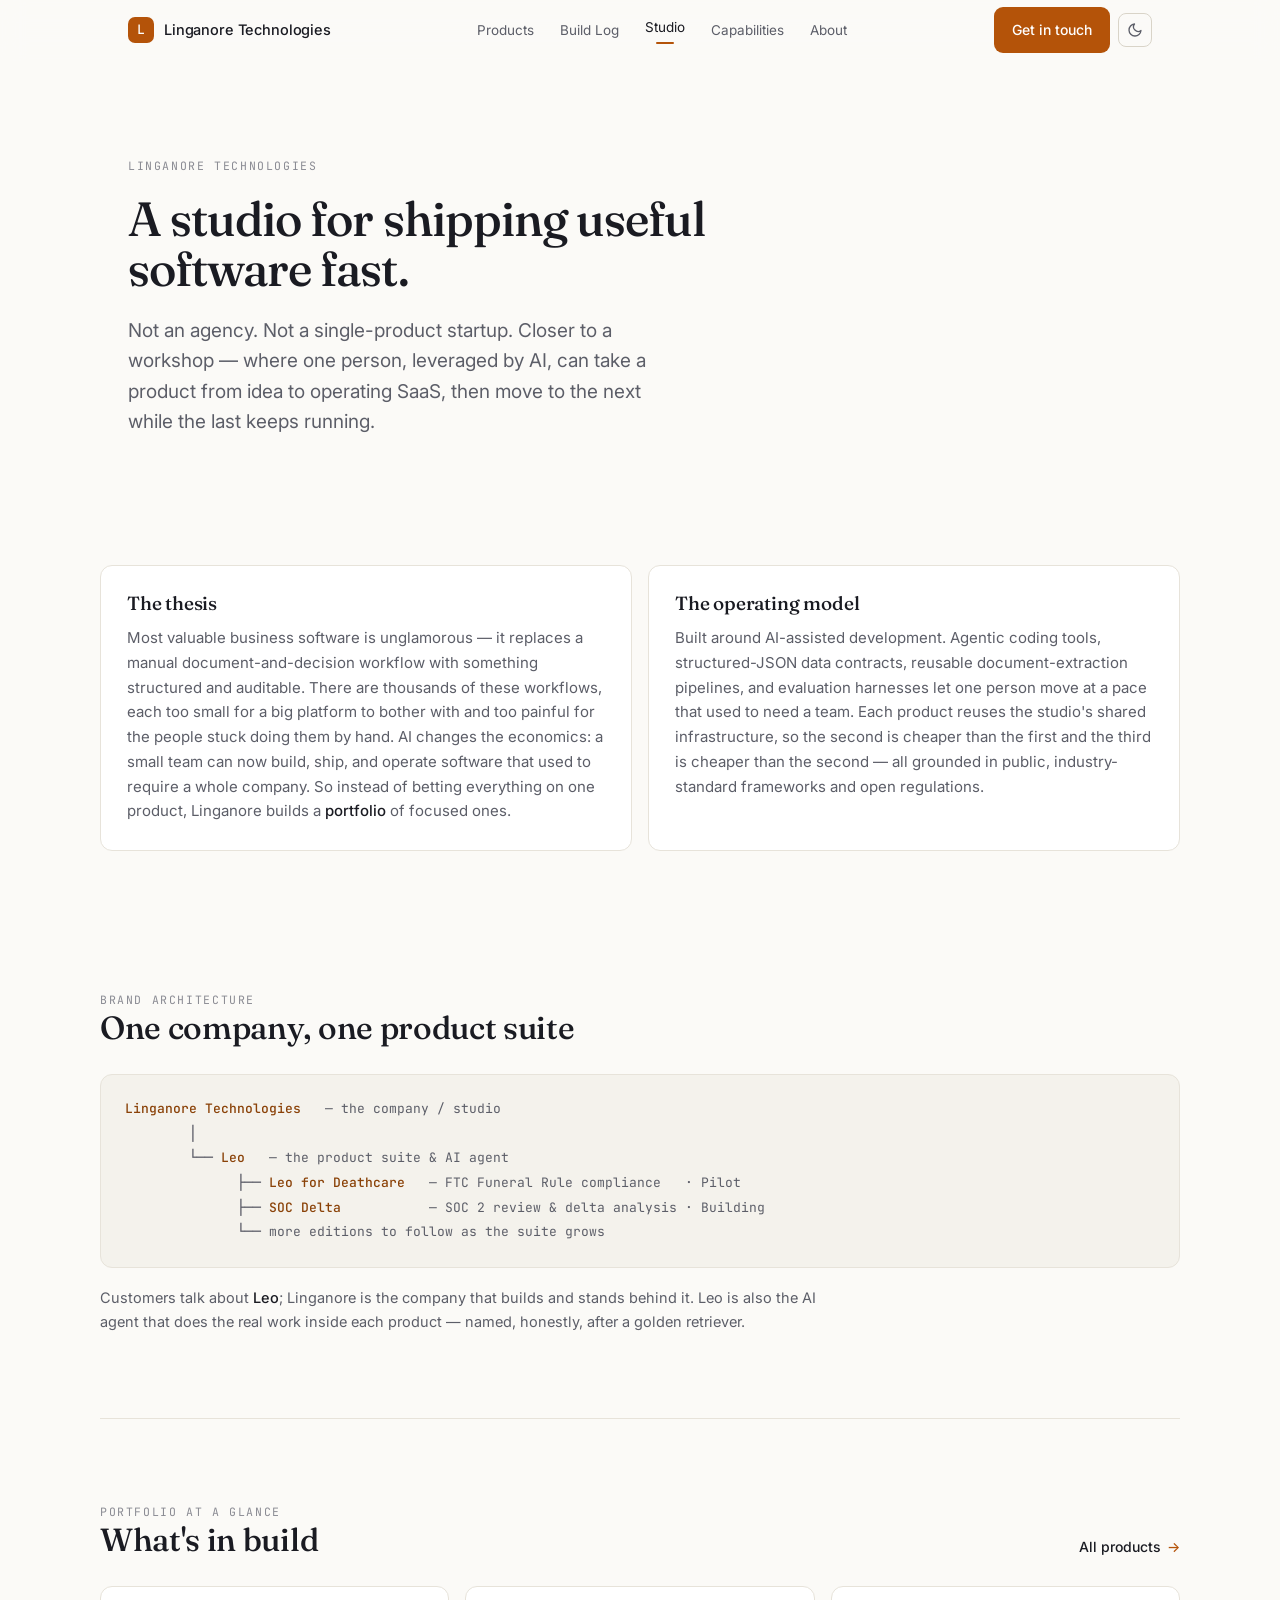
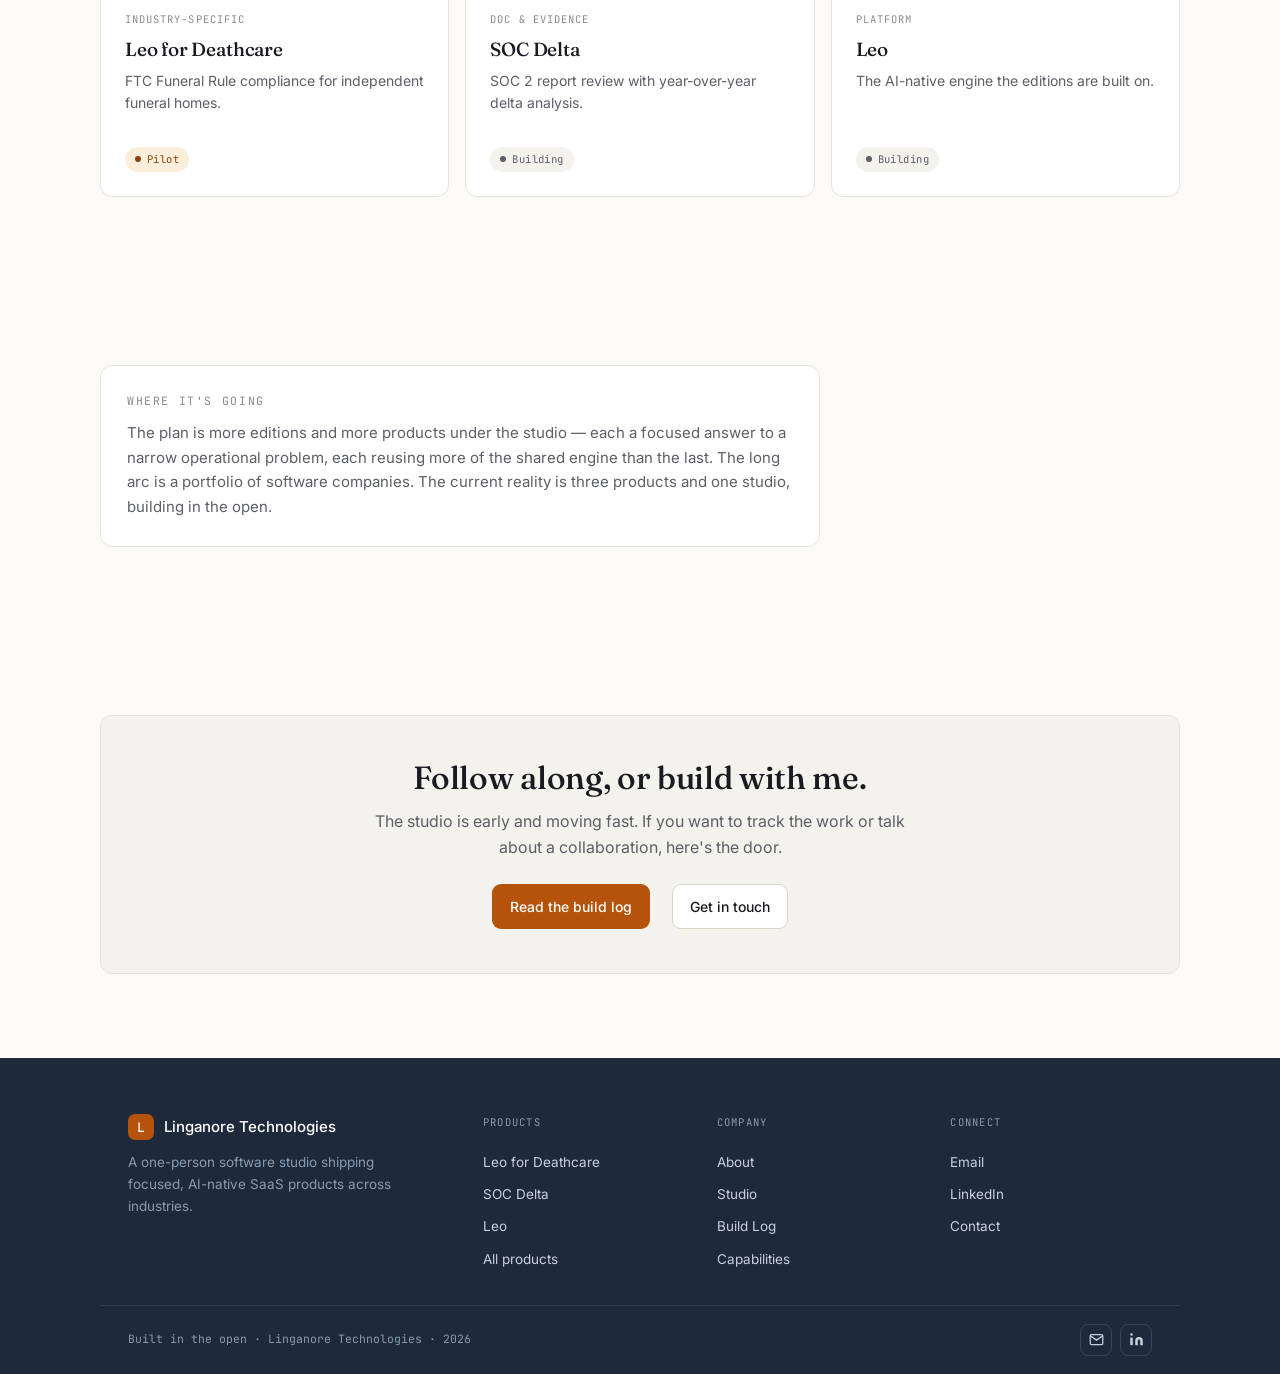
<file: studio/index.html>
<!DOCTYPE html>
<html lang="en" data-theme="light">
<head>
  <meta charset="UTF-8">
  <meta name="viewport" content="width=device-width, initial-scale=1.0">
  <title>Studio · Linganore Technologies</title>
  <meta name="description" content="Linganore Technologies is a one-person software studio building and operating a portfolio of focused, AI-native SaaS products under the Leo suite.">
  <meta name="robots" content="index, follow">
  <link rel="canonical" href="https://roman.linganoretech.com/studio/">
  <link rel="icon" href="/assets/favicon.svg" type="image/svg+xml">
  <meta property="og:type" content="website">
  <meta property="og:site_name" content="Linganore Technologies">
  <meta property="og:image" content="https://roman.linganoretech.com/assets/og-card.png">
  <meta property="og:image:width" content="1200">
  <meta property="og:image:height" content="627">
  <meta property="og:image:alt" content="Roman Gouin — Builder, Operator, Founder. I build software that removes the manual work inside how businesses run.">
  <meta name="twitter:card" content="summary_large_image">
  <meta name="twitter:image" content="https://roman.linganoretech.com/assets/og-card.png">
  <meta property="og:title" content="Studio · Linganore Technologies">
  <meta property="og:description" content="A software studio building a portfolio of focused, AI-native SaaS products.">
  <meta property="og:url" content="https://roman.linganoretech.com/studio/">
  <link rel="preconnect" href="https://fonts.googleapis.com">
  <link rel="preconnect" href="https://fonts.gstatic.com" crossorigin>
  <link href="https://fonts.googleapis.com/css2?family=Fraunces:opsz,wght@9..144,400;9..144,500;9..144,600&family=Inter:wght@400;500;600&family=JetBrains+Mono:wght@400;500&display=swap" rel="stylesheet">
  <link rel="stylesheet" href="/styles.css">
</head>
<body>
<nav class="nav">
  <div class="nav-inner">
    <a class="wordmark" href="/"><span class="mono">L</span>Linganore Technologies</a>
    <div class="nav-links">
      <a href="/products/">Products</a>
      <a href="/build-log/">Build Log</a>
      <a href="/studio/" class="active">Studio</a>
      <a href="/capabilities/">Capabilities</a>
      <a href="/about/">About</a>
    </div>
    <div class="nav-right">
      <a class="btn btn-primary nav-cta" href="/contact/">Get in touch</a>
      <button class="theme-toggle" data-theme-toggle aria-label="Toggle theme">
        <svg class="i-moon" viewBox="0 0 24 24" fill="none" stroke="currentColor" stroke-width="2" stroke-linecap="round" stroke-linejoin="round"><path d="M21 12.79A9 9 0 1 1 11.21 3 7 7 0 0 0 21 12.79z"></path></svg>
        <svg class="i-sun" style="display:none" viewBox="0 0 24 24" fill="none" stroke="currentColor" stroke-width="2" stroke-linecap="round" stroke-linejoin="round"><circle cx="12" cy="12" r="4"></circle><path d="M12 2v2M12 20v2M4.93 4.93l1.41 1.41M17.66 17.66l1.41 1.41M2 12h2M20 12h2M4.93 19.07l1.41-1.41M17.66 6.34l1.41-1.41"></path></svg>
      </button>
      <button class="menu-btn" data-menu-toggle aria-expanded="false" aria-label="Menu">
        <svg viewBox="0 0 24 24" width="18" height="18" fill="none" stroke="currentColor" stroke-width="2" stroke-linecap="round"><path d="M3 6h18M3 12h18M3 18h18"></path></svg>
      </button>
    </div>
  </div>
  <div class="mobile-menu" id="mobile-menu">
    <a href="/products/">Products</a>
    <a href="/build-log/">Build Log</a>
    <a href="/studio/">Studio</a>
    <a href="/capabilities/">Capabilities</a>
    <a href="/about/">About</a>
    <a href="/contact/">Get in touch</a>
  </div>
</nav>

<main>
  <header class="hero">
    <div class="container">
      <div class="eyebrow reveal">Linganore Technologies</div>
      <h1 class="display reveal" style="font-size:clamp(30px,4.4vw,48px)">A studio for shipping useful software fast.</h1>
      <p class="lead reveal">Not an agency. Not a single-product startup. Closer to a workshop — where one person, leveraged by AI, can take a product from idea to operating SaaS, then move to the next while the last keeps running.</p>
    </div>
  </header>

  <section class="container section-tight">
    <div class="grid-2">
      <div class="block reveal">
        <h3>The thesis</h3>
        <p>Most valuable business software is unglamorous — it replaces a manual document-and-decision workflow with something structured and auditable. There are thousands of these workflows, each too small for a big platform to bother with and too painful for the people stuck doing them by hand. AI changes the economics: a small team can now build, ship, and operate software that used to require a whole company. So instead of betting everything on one product, Linganore builds a <strong style="color:var(--text);font-weight:500">portfolio</strong> of focused ones.</p>
      </div>
      <div class="block reveal">
        <h3>The operating model</h3>
        <p>Built around AI-assisted development. Agentic coding tools, structured-JSON data contracts, reusable document-extraction pipelines, and evaluation harnesses let one person move at a pace that used to need a team. Each product reuses the studio's shared infrastructure, so the second is cheaper than the first and the third is cheaper than the second — all grounded in public, industry-standard frameworks and open regulations.</p>
      </div>
    </div>
  </section>

  <section class="container section">
    <div class="sec-head reveal"><div><div class="eyebrow">Brand architecture</div><h2>One company, one product suite</h2></div></div>
    <div class="arch reveal"><b>Linganore Technologies</b>   — the company / studio
        │
        └── <b>Leo</b>   — the product suite &amp; AI agent
              ├── <b>Leo for Deathcare</b>   — FTC Funeral Rule compliance   · Pilot
              ├── <b>SOC Delta</b>           — SOC 2 review &amp; delta analysis · Building
              └── more editions to follow as the suite grows</div>
    <p class="muted read reveal" style="margin-top:18px;font-size:14.5px">Customers talk about <strong style="color:var(--text);font-weight:500">Leo</strong>; Linganore is the company that builds and stands behind it. Leo is also the AI agent that does the real work inside each product — named, honestly, after a golden retriever.</p>
  </section>

  <section class="container section divider">
    <div class="sec-head reveal"><div><div class="eyebrow">Portfolio at a glance</div><h2>What's in build</h2></div><a class="btn-text" href="/products/">All products <span class="arr">&rarr;</span></a></div>
    <div class="grid-3">
      <a class="card link reveal" href="/products/#leo-deathcare"><span class="tag">Industry-specific</span><h3>Leo for Deathcare</h3><p>FTC Funeral Rule compliance for independent funeral homes.</p><div class="foot"><span class="badge pilot">Pilot</span></div></a>
      <a class="card link reveal" href="/products/#soc-delta"><span class="tag">Doc &amp; evidence</span><h3>SOC Delta</h3><p>SOC 2 report review with year-over-year delta analysis.</p><div class="foot"><span class="badge building">Building</span></div></a>
      <a class="card link reveal" href="/products/#leo"><span class="tag">Platform</span><h3>Leo</h3><p>The AI-native engine the editions are built on.</p><div class="foot"><span class="badge building">Building</span></div></a>
    </div>
  </section>

  <section class="container section">
    <div class="block read reveal">
      <div class="eyebrow" style="margin-bottom:10px">Where it's going</div>
      <p>The plan is more editions and more products under the studio — each a focused answer to a narrow operational problem, each reusing more of the shared engine than the last. The long arc is a portfolio of software companies. The current reality is three products and one studio, building in the open.</p>
    </div>
  </section>

  <section class="container section">
    <div class="cta-band reveal">
      <h2>Follow along, or build with me.</h2>
      <p>The studio is early and moving fast. If you want to track the work or talk about a collaboration, here's the door.</p>
      <div class="btn-row"><a class="btn btn-primary" href="/build-log/">Read the build log</a><a class="btn btn-ghost" href="/contact/">Get in touch</a></div>
    </div>
  </section>
</main>

<footer class="footer">
  <div class="footer-inner">
    <div class="footer-cols">
      <div class="footer-brand">
        <div class="fb-name"><span class="mono">L</span>Linganore Technologies</div>
        <p>A one-person software studio shipping focused, AI-native SaaS products across industries.</p>
      </div>
      <div class="footer-col"><h4>Products</h4><a href="/products/#leo-deathcare">Leo for Deathcare</a><a href="/products/#soc-delta">SOC Delta</a><a href="/products/#leo">Leo</a><a href="/products/">All products</a></div>
      <div class="footer-col"><h4>Company</h4><a href="/about/">About</a><a href="/studio/">Studio</a><a href="/build-log/">Build Log</a><a href="/capabilities/">Capabilities</a></div>
      <div class="footer-col"><h4>Connect</h4><a href="mailto:roman.gouin@gmail.com">Email</a><a href="https://www.linkedin.com/in/romangouin" target="_blank" rel="noopener">LinkedIn</a><a href="/contact/">Contact</a></div>
    </div>
  </div>
  <div class="footer-base">
    <span class="stamp">Built in the open · Linganore Technologies · <span data-year>2026</span></span>
    <div class="socials">
      <a href="mailto:roman.gouin@gmail.com" aria-label="Email"><svg viewBox="0 0 24 24" fill="none" stroke="currentColor" stroke-width="2"><path d="M4 4h16c1.1 0 2 .9 2 2v12c0 1.1-.9 2-2 2H4c-1.1 0-2-.9-2-2V6c0-1.1.9-2 2-2z"></path><polyline points="22,6 12,13 2,6"></polyline></svg></a>
      <a href="https://www.linkedin.com/in/romangouin" target="_blank" rel="noopener" aria-label="LinkedIn"><svg viewBox="0 0 24 24" fill="currentColor"><path d="M16 8a6 6 0 0 1 6 6v7h-4v-7a2 2 0 0 0-2-2 2 2 0 0 0-2 2v7h-4v-7a6 6 0 0 1 6-6z"></path><rect x="2" y="9" width="4" height="12"></rect><circle cx="4" cy="4" r="2"></circle></svg></a>
    </div>
  </div>
</footer>
<script src="/app.js"></script>
</body>
</html>
</file>
<file: styles.css>
/* ─────────────────────────────────────────────────────────────
   Linganore Technologies — founder portfolio
   Design system: "Workshop, not war room"
   Light-default, warm paper + single amber accent. Dark via toggle.
   ───────────────────────────────────────────────────────────── */

:root {
  --bg:            #FBFAF7;
  --surface:       #FFFFFF;
  --surface-2:     #F4F2EC;
  --text:          #1A1B22;
  --muted:         #5C5E68;
  --faint:         #8A8B93;
  --border:        #E7E3DA;
  --border-strong: #D9D4C8;
  --accent:        #B45309;
  --accent-ink:    #8A4208;
  --accent-soft:   #FBEFDC;
  --navy:          #1E293B;
  --navy-2:        #16212F;
  --navy-text:     #C7D2DE;
  --navy-faint:    #8A9BB0;

  --font-display: "Fraunces", Georgia, "Times New Roman", serif;
  --font-sans: "Inter", system-ui, -apple-system, sans-serif;
  --font-mono: "JetBrains Mono", ui-monospace, "SFMono-Regular", monospace;

  --maxw: 1080px;
  --read: 720px;
  --radius: 12px;
  --radius-sm: 8px;
}

html[data-theme="dark"] {
  --bg:            #16161A;
  --surface:       #1E1E24;
  --surface-2:     #121216;
  --text:          #ECEAE3;
  --muted:         #A4A4AE;
  --faint:         #6E6E78;
  --border:        #2C2C34;
  --border-strong: #3A3A44;
  --accent:        #F59E0B;
  --accent-ink:    #FBBF4D;
  --accent-soft:   rgba(245,158,11,0.13);
  --navy:          #10141C;
  --navy-2:        #0B0E14;
  --navy-text:     #C2CCD8;
  --navy-faint:    #7E8A99;
}

*, *::before, *::after { box-sizing: border-box; margin: 0; padding: 0; }

html { scroll-behavior: smooth; }
@media (prefers-reduced-motion: reduce) { html { scroll-behavior: auto; } }

body {
  font-family: var(--font-sans);
  background: var(--bg);
  color: var(--text);
  line-height: 1.65;
  font-size: 16px;
  -webkit-font-smoothing: antialiased;
  text-rendering: optimizeLegibility;
}

a { color: inherit; text-decoration: none; }

::selection { background: var(--accent-soft); color: var(--accent-ink); }

:focus-visible {
  outline: 2px solid var(--accent);
  outline-offset: 2px;
  border-radius: 3px;
}

/* ── Layout ── */
.container { max-width: var(--maxw); margin: 0 auto; padding: 0 28px; }
.read { max-width: var(--read); }
.section { padding: 84px 0; }
.section-tight { padding: 56px 0; }
.divider { border-top: 1px solid var(--border); }

/* ── Type helpers ── */
.eyebrow {
  font-family: var(--font-mono);
  font-size: 11.5px;
  letter-spacing: 0.14em;
  text-transform: uppercase;
  color: var(--faint);
  margin-bottom: 18px;
}
h1, h2, h3 { font-family: var(--font-display); font-weight: 500; letter-spacing: -0.01em; line-height: 1.12; color: var(--text); }
.display { font-size: clamp(34px, 5.4vw, 60px); line-height: 1.04; letter-spacing: -0.02em; }
h1 { font-size: clamp(30px, 4vw, 44px); }
h2 { font-size: clamp(24px, 3vw, 32px); }
h3 { font-size: 19px; line-height: 1.25; }
.lead { font-size: clamp(16px, 1.8vw, 19px); line-height: 1.6; color: var(--muted); }
.muted { color: var(--muted); }
p { margin-bottom: 16px; }
p:last-child { margin-bottom: 0; }
.prose p { color: var(--muted); font-size: 17px; line-height: 1.72; }
.prose strong { color: var(--text); font-weight: 500; }

/* ── Nav ── */
.nav {
  position: sticky; top: 0; z-index: 100;
  background: color-mix(in srgb, var(--bg) 88%, transparent);
  backdrop-filter: blur(12px);
  border-bottom: 1px solid transparent;
  transition: border-color 0.2s;
}
.nav.scrolled { border-bottom-color: var(--border); }
.nav-inner { max-width: var(--maxw); margin: 0 auto; padding: 0 28px; height: 60px; display: flex; align-items: center; justify-content: space-between; gap: 20px; }
.wordmark { display: flex; align-items: center; gap: 10px; font-size: 14.5px; font-weight: 500; letter-spacing: -0.01em; flex-shrink: 0; }
.wordmark .mono {
  width: 26px; height: 26px; border-radius: 7px; flex-shrink: 0;
  background: var(--accent); color: #fff;
  display: flex; align-items: center; justify-content: center;
  font-family: var(--font-mono); font-size: 13px; font-weight: 500;
}
.nav-links { display: flex; align-items: center; gap: 4px; }
.nav-links a {
  font-size: 13.5px; color: var(--muted); padding: 7px 11px; border-radius: 7px;
  transition: color 0.15s, background 0.15s;
}
.nav-links a:hover { color: var(--text); background: var(--surface-2); }
.nav-links a.active { color: var(--text); }
.nav-links a.active::after {
  content: ""; display: block; height: 2px; background: var(--accent);
  border-radius: 2px; margin: 4px 11px 0;
}
.nav-right { display: flex; align-items: center; gap: 8px; flex-shrink: 0; }
.theme-toggle, .menu-btn {
  width: 34px; height: 34px; border: 1px solid var(--border-strong); background: transparent;
  border-radius: 8px; color: var(--muted); cursor: pointer; display: flex; align-items: center; justify-content: center;
  transition: color 0.15s, border-color 0.15s;
}
.theme-toggle:hover, .menu-btn:hover { color: var(--text); border-color: var(--accent); }
.theme-toggle svg { width: 16px; height: 16px; }
.menu-btn { display: none; }
.nav-cta { font-size: 13.5px; padding: 8px 14px; }

/* ── Buttons ── */
.btn { display: inline-flex; align-items: center; gap: 7px; font-size: 14px; font-weight: 500; padding: 10px 17px; border-radius: 9px; border: 1px solid transparent; cursor: pointer; transition: transform 0.12s, background 0.15s, border-color 0.15s; }
.btn:active { transform: scale(0.98); }
.btn-primary { background: var(--accent); color: #fff; }
.btn-primary:hover { background: var(--accent-ink); }
.btn-ghost { color: var(--text); border-color: var(--border-strong); background: var(--surface); }
.btn-ghost:hover { border-color: var(--accent); }
.btn-text { color: var(--text); font-weight: 500; font-size: 14px; display: inline-flex; align-items: center; gap: 6px; }
.btn-text .arr { color: var(--accent); transition: transform 0.15s; }
.btn-text:hover .arr { transform: translateX(3px); }
.btn-row { display: flex; flex-wrap: wrap; align-items: center; gap: 14px 22px; margin-top: 28px; }

/* ── Hero ── */
.hero { padding: 96px 0 72px; }
.hero .display { max-width: 760px; margin-bottom: 22px; }
.hero .lead { max-width: 560px; }

/* ── Proof strip ── */
.proof-strip { display: grid; grid-template-columns: repeat(4, 1fr); gap: 1px; background: var(--border); border: 1px solid var(--border); border-radius: var(--radius); overflow: hidden; }
.proof-cell { background: var(--surface); padding: 18px 20px; }
.proof-cell .k { font-size: 14px; font-weight: 500; color: var(--text); }
.proof-cell .v { font-size: 12.5px; color: var(--faint); margin-top: 2px; }

/* ── Cards / grids ── */
.grid-3 { display: grid; grid-template-columns: repeat(3, 1fr); gap: 16px; }
.grid-2 { display: grid; grid-template-columns: repeat(2, 1fr); gap: 16px; }
.card {
  background: var(--surface); border: 1px solid var(--border); border-radius: var(--radius);
  padding: 24px; transition: border-color 0.18s, transform 0.18s;
  display: flex; flex-direction: column;
}
.card.link { cursor: pointer; }
.card.link:hover { border-color: var(--accent); transform: translateY(-2px); }
.card .tag { font-family: var(--font-mono); font-size: 10.5px; letter-spacing: 0.1em; text-transform: uppercase; color: var(--faint); }
.card h3 { font-family: var(--font-display); margin: 10px 0 8px; }
.card p { font-size: 14px; color: var(--muted); line-height: 1.6; }
.card .foot { margin-top: auto; padding-top: 16px; display: flex; align-items: center; justify-content: space-between; gap: 10px; }
.card .stack { font-family: var(--font-mono); font-size: 11px; color: var(--faint); }

/* ── Status badge ── */
.badge { display: inline-flex; align-items: center; gap: 6px; font-family: var(--font-mono); font-size: 10.5px; letter-spacing: 0.04em; padding: 3px 9px; border-radius: 999px; border: 1px solid var(--border-strong); color: var(--muted); }
.badge::before { content: ""; width: 6px; height: 6px; border-radius: 50%; background: currentColor; }
.badge.pilot { color: var(--accent-ink); background: var(--accent-soft); border-color: transparent; }
.badge.building { color: var(--muted); background: var(--surface-2); border-color: transparent; }
.badge.concept { color: var(--faint); background: transparent; }

/* ── Capability matrix ── */
.matrix { border: 1px solid var(--border); border-radius: var(--radius); overflow: hidden; }
.matrix-row { display: grid; grid-template-columns: 220px 1fr; gap: 24px; padding: 22px 24px; border-bottom: 1px solid var(--border); background: var(--surface); }
.matrix-row:last-child { border-bottom: none; }
.matrix-row .label { font-family: var(--font-display); font-size: 17px; }
.matrix-row .what { font-size: 14.5px; color: var(--muted); line-height: 1.55; margin-bottom: 10px; }
.chips { display: flex; flex-wrap: wrap; gap: 6px; }
.chip { font-family: var(--font-mono); font-size: 11px; color: var(--muted); background: var(--surface-2); border-radius: 6px; padding: 3px 8px; }

/* ── Build log timeline ── */
.timeline { display: flex; flex-direction: column; }
.tl-entry { display: grid; grid-template-columns: 96px 1fr; gap: 20px; padding: 20px 0; border-bottom: 1px solid var(--border); }
.tl-entry:last-child { border-bottom: none; }
.tl-date { font-family: var(--font-mono); font-size: 11.5px; color: var(--faint); padding-top: 3px; }
.tl-body h3 { font-family: var(--font-display); font-size: 18px; margin-bottom: 5px; }
.tl-body p { font-size: 14px; color: var(--muted); line-height: 1.55; }
.tl-tags { margin-top: 9px; display: flex; gap: 6px; flex-wrap: wrap; }

/* ── Studio / generic blocks ── */
.block { background: var(--surface); border: 1px solid var(--border); border-radius: var(--radius); padding: 26px; }
.block h3 { font-family: var(--font-display); margin-bottom: 10px; }
.block p { font-size: 15px; color: var(--muted); line-height: 1.65; }
.arch { font-family: var(--font-mono); font-size: 13px; line-height: 1.9; color: var(--muted); background: var(--surface-2); border: 1px solid var(--border); border-radius: var(--radius); padding: 22px 24px; white-space: pre-wrap; overflow-x: auto; }
.arch b { color: var(--accent-ink); font-weight: 500; }

.list-clean { list-style: none; display: flex; flex-direction: column; gap: 12px; }
.list-clean li { position: relative; padding-left: 22px; color: var(--muted); font-size: 15.5px; line-height: 1.55; }
.list-clean li::before { content: ""; position: absolute; left: 0; top: 10px; width: 8px; height: 8px; border-radius: 2px; background: var(--accent); }
.list-clean li strong { color: var(--text); font-weight: 500; }

/* ── CTA band ── */
.cta-band { background: var(--surface-2); border: 1px solid var(--border); border-radius: var(--radius); padding: 44px; text-align: center; }
.cta-band h2 { margin-bottom: 12px; }
.cta-band p { max-width: 560px; margin: 0 auto 24px; color: var(--muted); }
.cta-band .btn-row { justify-content: center; margin-top: 0; }

/* ── Section heading row ── */
.sec-head { display: flex; align-items: flex-end; justify-content: space-between; gap: 20px; margin-bottom: 28px; flex-wrap: wrap; }
.sec-head .eyebrow { margin-bottom: 0; }

/* ── Footer ── */
.footer { background: var(--navy); color: var(--navy-text); }
.footer-inner { max-width: var(--maxw); margin: 0 auto; padding: 56px 28px 30px; }
.footer-cols { display: grid; grid-template-columns: 1.6fr 1fr 1fr 1fr; gap: 32px; }
.footer h4 { font-family: var(--font-mono); font-size: 10.5px; letter-spacing: 0.12em; text-transform: uppercase; color: var(--navy-faint); margin-bottom: 14px; font-weight: 400; }
.footer-brand .fb-name { display: flex; align-items: center; gap: 10px; font-size: 15px; font-weight: 500; color: #fff; margin-bottom: 12px; }
.footer-brand .fb-name .mono { width: 26px; height: 26px; border-radius: 7px; background: var(--accent); color: #fff; display: flex; align-items: center; justify-content: center; font-family: var(--font-mono); font-size: 13px; }
.footer-brand p { font-size: 13.5px; color: var(--navy-faint); max-width: 280px; line-height: 1.6; }
.footer-col a { display: block; font-size: 13.5px; color: var(--navy-text); padding: 5px 0; transition: color 0.15s; }
.footer-col a:hover { color: #fff; }
.footer-base { max-width: var(--maxw); margin: 0 auto; padding: 18px 28px; border-top: 1px solid rgba(255,255,255,0.08); display: flex; align-items: center; justify-content: space-between; gap: 16px; flex-wrap: wrap; }
.footer-base .stamp { font-family: var(--font-mono); font-size: 11.5px; color: var(--navy-faint); }
.footer-base .socials { display: flex; gap: 8px; }
.footer-base .socials a { width: 32px; height: 32px; border: 1px solid rgba(255,255,255,0.12); border-radius: 8px; display: flex; align-items: center; justify-content: center; color: var(--navy-text); transition: border-color 0.15s, color 0.15s; }
.footer-base .socials a:hover { border-color: var(--accent); color: #fff; }
.footer-base .socials svg { width: 15px; height: 15px; }

/* ── Reveal animation ── */
.reveal { opacity: 0; transform: translateY(10px); transition: opacity 0.5s ease, transform 0.5s ease; }
.reveal.in { opacity: 1; transform: none; }
@media (prefers-reduced-motion: reduce) {
  .reveal { opacity: 1; transform: none; transition: none; }
  .btn, .card, .btn-text .arr { transition: none; }
}

/* ── Mobile menu ── */
.mobile-menu { display: none; }

/* ── Responsive ── */
@media (max-width: 860px) {
  .nav-links { display: none; }
  .menu-btn { display: flex; }
  .mobile-menu { display: none; padding: 8px 28px 20px; border-bottom: 1px solid var(--border); background: var(--bg); }
  .mobile-menu.open { display: flex; flex-direction: column; gap: 2px; }
  .mobile-menu a { padding: 11px 8px; font-size: 15px; color: var(--text); border-bottom: 1px solid var(--border); }
  .mobile-menu a:last-child { border-bottom: none; }
  .grid-3, .grid-2, .proof-strip { grid-template-columns: 1fr; }
  .matrix-row { grid-template-columns: 1fr; gap: 10px; }
  .footer-cols { grid-template-columns: 1fr 1fr; gap: 26px; }
  .footer-brand { grid-column: 1 / -1; }
  .section { padding: 60px 0; }
  .hero { padding: 64px 0 48px; }
  .tl-entry { grid-template-columns: 1fr; gap: 6px; }
  .cta-band { padding: 32px 22px; }
}
@media (max-width: 460px) {
  .footer-cols { grid-template-columns: 1fr; }
}

/* ── Print ── */
@media print {
  .nav, .footer, .cta-band, .theme-toggle, .menu-btn { display: none; }
  body { background: #fff; color: #000; }
}
</file>
